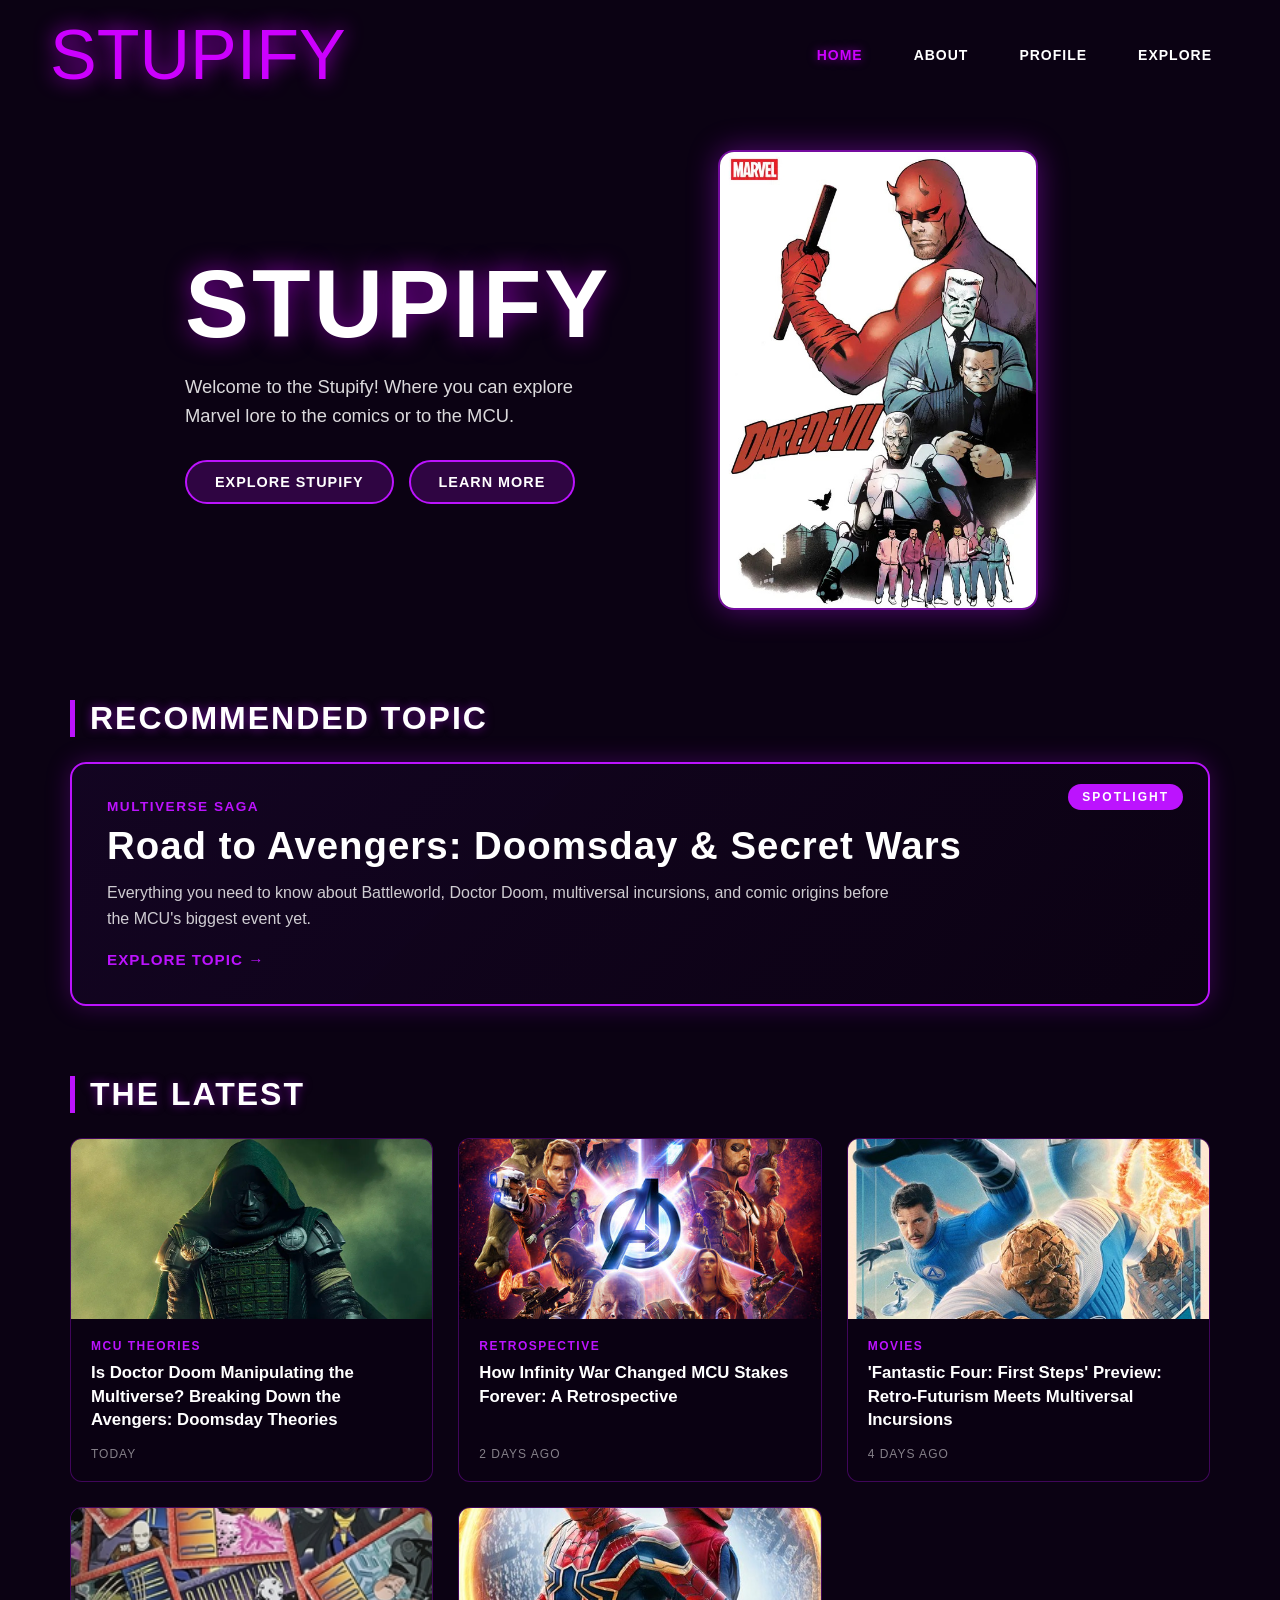
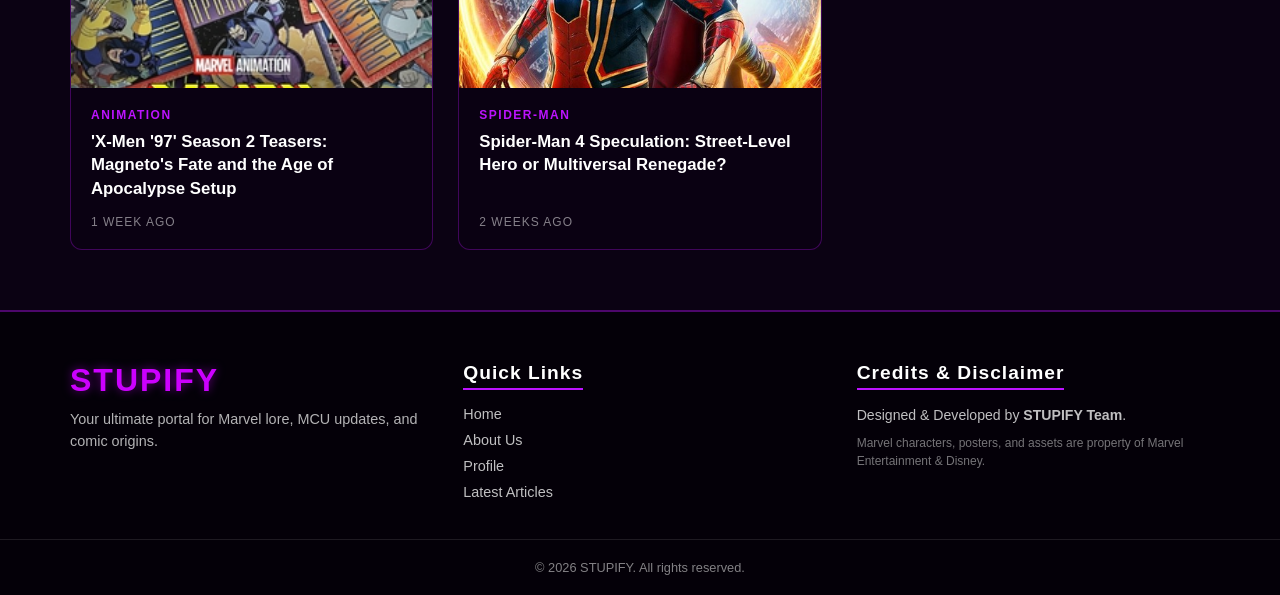
<file: index.html>
<!DOCTYPE html>
<html lang="en">
<head>
    <meta charset="UTF-8">
    <meta name="viewport" content="width=device-width, initial-scale=1.0">
    <title>WELCOME TO STUPIFY</title>
    <link rel="stylesheet" href="index.css">
</head>
<body>
    <div class="main">
        <header class="navbar">
            <a href="index.html" class="logo">STUPIFY</a>
            
            <!-- Mobile Menu Toggle Button -->
            <button class="menu-toggle" id="menuToggle" aria-label="Toggle Navigation">
                ☰
            </button>

            <!-- Navigation Links -->
            <nav class="menu" id="navMenu">
                <ul>
                    <li><a href="index.html" class="active">HOME</a></li>
                    <li><a href="about.html">ABOUT</a></li>
                    <li><a href="profile.html">PROFILE</a></li>
                    <li><a href="#latest">EXPLORE</a></li>
                </ul>
            </nav>
        </header>

        <!-- HERO SECTION -->
        <main class="content-wrapper">
            <div class="content-left">
                <h1 class="title">STUPIFY</h1>
                <p class="subtitle">Welcome to the Stupify! Where you can explore Marvel lore to the comics or to the MCU.</p>
                <div class="button-container">
                    <a href="#latest" class="btn">EXPLORE STUPIFY</a>
                    <a href="about.html" class="btn">LEARN MORE</a>
                </div>
            </div>

            <div class="content-right">
                <div class="carousel-container">
                    <div class="carousel-track">
                        <div class="slide">
                            <img src="hp/DD.jpg" alt="Movie Poster 1">
                        </div>
                        <div class="slide">
                            <img src="hp/AIW.jpg" alt="Movie Poster 2">
                        </div>
                        <div class="slide">
                            <img src="hp/AEG.jpg" alt="Movie Poster 3">
                        </div>
                        <div class="slide">
                            <img src="hp/F4.jpg" alt="Movie Poster 4">
                        </div>
                        <div class="slide">
                            <img src="hp/NWH.jpg" alt="Movie Poster 5">
                        </div>
                        <div class="slide">
                            <img src="hp/XM97.jpg" alt="Movie Poster 6">
                        </div>
                        <div class="slide">
                            <img src="hp/MOM.jpg" alt="Movie Poster 7">
                        </div>
                        <div class="slide">
                            <img src="hp/CA.jpg" alt="Movie Poster 8">
                        </div>
                        <div class="slide">
                            <img src="hp/DD.jpg" alt="Movie Poster 1 Loop">
                        </div>
                    </div>
                </div>
            </div>
        </main>

        <section class="featured-topic-wrapper">
            <h2 class="section-header">RECOMMENDED TOPIC</h2>
            
            <a href="doomsday-theories.html" class="featured-topic-card">
                <div class="featured-topic-badge">SPOTLIGHT</div>
                <div class="featured-topic-content">
                    <span class="featured-category">MULTIVERSE SAGA</span>
                    <h3 class="featured-title">Road to Avengers: Doomsday & Secret Wars</h3>
                    <p class="featured-description">
                        Everything you need to know about Battleworld, Doctor Doom, multiversal incursions, and comic origins before the MCU's biggest event yet.
                    </p>
                    <span class="featured-btn">EXPLORE TOPIC →</span>
                </div>
            </a>
        </section>

        <section class="explore-wrapper" id="latest">
            <h2 class="section-header">THE LATEST</h2>

            <div class="articles-list">
                
                <!-- ARTICLE 1 -->
                <a href="doomsday-theories.html" class="article-card">
                    <div class="article-thumb">
                        <img src="hp/DOOM.webp" alt="Avengers Doomsday Poster">
                    </div>
                    <div class="article-info">
                        <span class="category">MCU THEORIES</span>
                        <h3 class="article-headline">Is Doctor Doom Manipulating the Multiverse? Breaking Down the Avengers: Doomsday Theories</h3>
                        <span class="post-time">TODAY</span>
                    </div>
                </a>

                <!-- ARTICLE 2 -->
                <a href="infinity-war-retrospective.html" class="article-card">
                    <div class="article-thumb">
                        <img src="hp/AIW2.jpg" alt="Avengers Infinity War Poster">
                    </div>
                    <div class="article-info">
                        <span class="category">RETROSPECTIVE</span>
                        <h3 class="article-headline">How Infinity War Changed MCU Stakes Forever: A Retrospective</h3>
                        <span class="post-time">2 DAYS AGO</span>
                    </div>
                </a>

                <!-- ARTICLE 3 -->
                <a href="fantastic-four-preview.html" class="article-card">
                    <div class="article-thumb">
                        <img src="hp/FFFS.jpg" alt="Fantastic Four First Steps Poster">
                    </div>
                    <div class="article-info">
                        <span class="category">MOVIES</span>
                        <h3 class="article-headline">'Fantastic Four: First Steps' Preview: Retro-Futurism Meets Multiversal Incursions</h3>
                        <span class="post-time">4 DAYS AGO</span>
                    </div>
                </a>

                <!-- ARTICLE 4 -->
                <a href="xmen97-season2.html" class="article-card">
                    <div class="article-thumb">
                        <img src="hp/XM97S2.jpg" alt="X-Men 97 Poster">
                    </div>
                    <div class="article-info">
                        <span class="category">ANIMATION</span>
                        <h3 class="article-headline">'X-Men '97' Season 2 Teasers: Magneto's Fate and the Age of Apocalypse Setup</h3>
                        <span class="post-time">1 WEEK AGO</span>
                    </div>
                </a>

                <!-- ARTICLE 5 -->
                <a href="spider-man-4-speculation.html" class="article-card">
                    <div class="article-thumb">
                        <img src="hp/NWH.jpg" alt="Spider-Man No Way Home Poster">
                    </div>
                    <div class="article-info">
                        <span class="category">SPIDER-MAN</span>
                        <h3 class="article-headline">Spider-Man 4 Speculation: Street-Level Hero or Multiversal Renegade?</h3>
                        <span class="post-time">2 WEEKS AGO</span>
                    </div>
                </a>

            </div>
        </section>

        <!-- CREDIT FOOTER -->
        <footer class="footer">
            <div class="footer-container">
                <div class="footer-brand">
                    <h3 class="footer-logo">STUPIFY</h3>
                    <p class="footer-tagline">Your ultimate portal for Marvel lore, MCU updates, and comic origins.</p>
                </div>
                
                <div class="footer-links">
                    <h4>Quick Links</h4>
                    <ul>
                        <li><a href="index.html">Home</a></li>
                        <li><a href="about.html">About Us</a></li>
                        <li><a href="profile.html">Profile</a></li>
                        <li><a href="#latest">Latest Articles</a></li>
                    </ul>
                </div>

                <div class="footer-credits">
                    <h4>Credits & Disclaimer</h4>
                    <p>Designed & Developed by <strong>STUPIFY Team</strong>.</p>
                    <p class="disclaimer">Marvel characters, posters, and assets are property of Marvel Entertainment & Disney.</p>
                </div>
            </div>

            <div class="footer-bottom">
                <p>© 2026 STUPIFY. All rights reserved.</p>
            </div>
        </footer>
    </div>

    <script>
        const menuToggle = document.getElementById('menuToggle');
        const navMenu = document.getElementById('navMenu');

        menuToggle.addEventListener('click', () => {
            navMenu.classList.toggle('active');
        });
    </script>
</body>
</html>
</file>
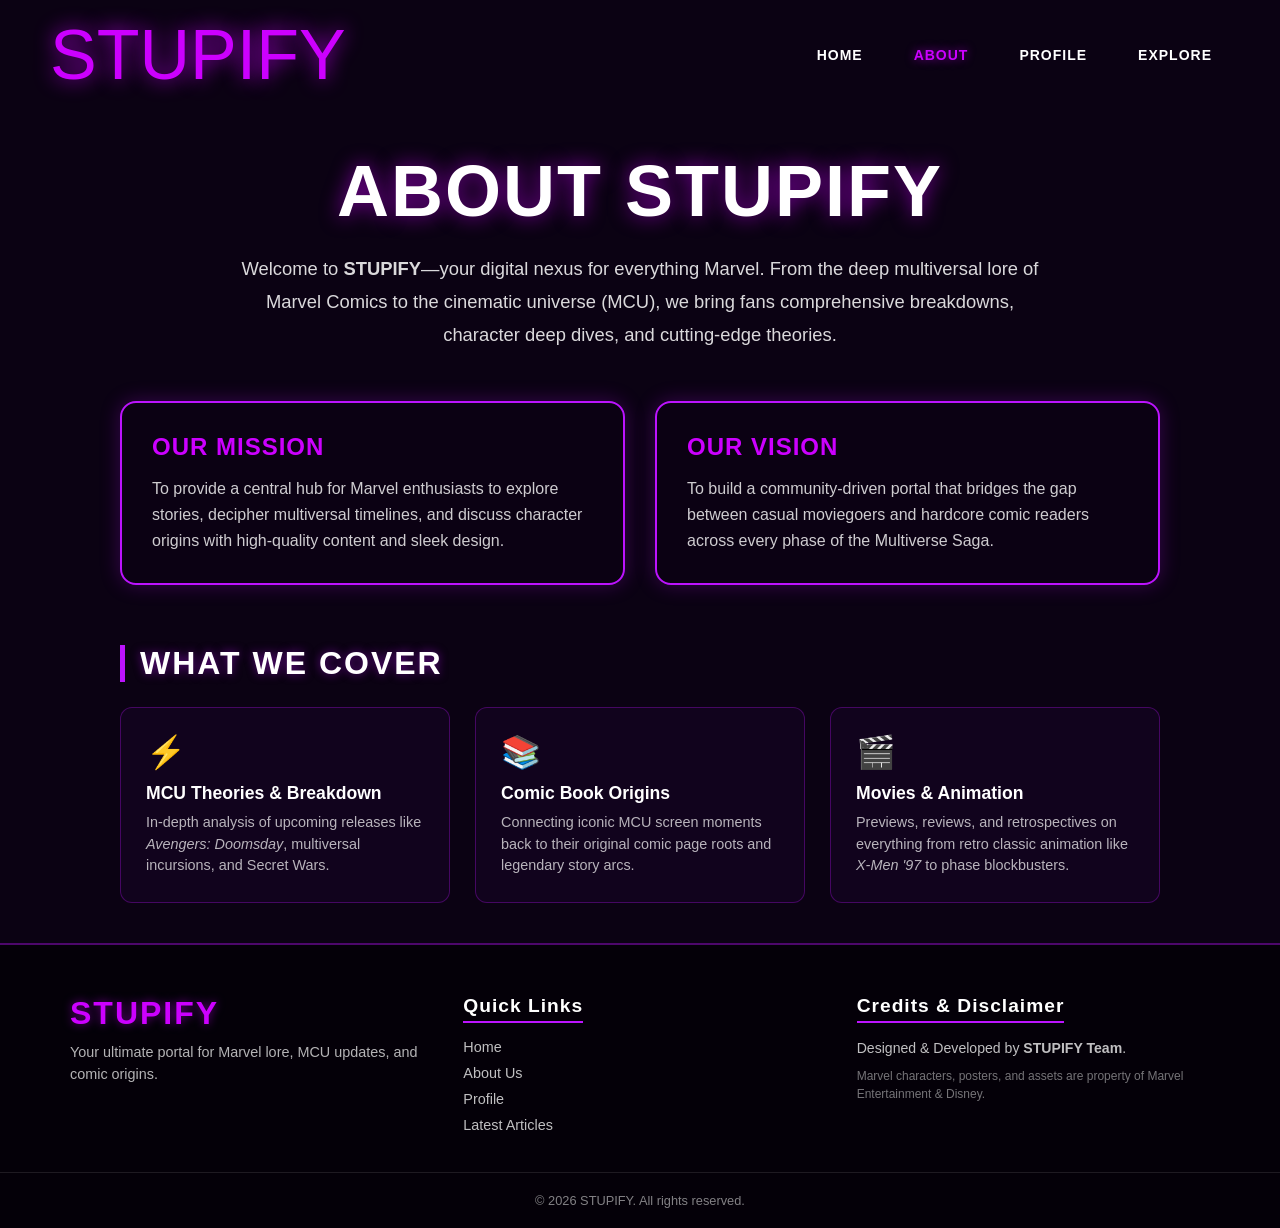
<file: about.html>
<!DOCTYPE html>
<html lang="en">
<head>
    <meta charset="UTF-8">
    <meta name="viewport" content="width=device-width, initial-scale=1.0">
    <title>ABOUT - STUPIFY</title>
    <link rel="stylesheet" href="index.css">
    <link rel="stylesheet" href="about.css">
</head>
<body>
    <div class="main">
        <!-- NAVBAR -->
        <header class="navbar">
            <a href="index.html" class="logo">STUPIFY</a>
            
            <button class="menu-toggle" id="menuToggle" aria-label="Toggle Navigation">
                ☰
            </button>

            <nav class="menu" id="navMenu">
                <ul>
                    <li><a href="index.html">HOME</a></li>
                    <li><a href="about.html" class="active">ABOUT</a></li>
                    <li><a href="profile.html">PROFILE</a></li>
                    <li><a href="index.html">EXPLORE</a></li>
                </ul>
            </nav>
        </header>

        <!-- ABOUT HERO -->
        <main class="page-container">
            <section class="about-hero">
                <h1 class="page-title">ABOUT STUPIFY</h1>
                <p class="about-intro">
                    Welcome to <strong>STUPIFY</strong>—your digital nexus for everything Marvel. From the deep multiversal lore of Marvel Comics to the cinematic universe (MCU), we bring fans comprehensive breakdowns, character deep dives, and cutting-edge theories.
                </p>
            </section>

            <!-- MISSION & VISION SECTION -->
            <section class="about-grid">
                <div class="about-card">
                    <h2>OUR MISSION</h2>
                    <p>To provide a central hub for Marvel enthusiasts to explore stories, decipher multiversal timelines, and discuss character origins with high-quality content and sleek design.</p>
                </div>
                <div class="about-card">
                    <h2>OUR VISION</h2>
                    <p>To build a community-driven portal that bridges the gap between casual moviegoers and hardcore comic readers across every phase of the Multiverse Saga.</p>
                </div>
            </section>

            <!-- FEATURES / HIGHLIGHTS -->
            <section class="about-features">
                <h2 class="section-header">WHAT WE COVER</h2>
                <div class="features-list">
                    <div class="feature-item">
                        <span class="feature-icon">⚡</span>
                        <h3>MCU Theories & Breakdown</h3>
                        <p>In-depth analysis of upcoming releases like <em>Avengers: Doomsday</em>, multiversal incursions, and Secret Wars.</p>
                    </div>
                    <div class="feature-item">
                        <span class="feature-icon">📚</span>
                        <h3>Comic Book Origins</h3>
                        <p>Connecting iconic MCU screen moments back to their original comic page roots and legendary story arcs.</p>
                    </div>
                    <div class="feature-item">
                        <span class="feature-icon">🎬</span>
                        <h3>Movies & Animation</h3>
                        <p>Previews, reviews, and retrospectives on everything from retro classic animation like <em>X-Men '97</em> to phase blockbusters.</p>
                    </div>
                </div>
            </section>
        </main>

        <!-- FOOTER -->
        <footer class="footer">
            <div class="footer-container">
                <div class="footer-brand">
                    <h3 class="footer-logo">STUPIFY</h3>
                    <p class="footer-tagline">Your ultimate portal for Marvel lore, MCU updates, and comic origins.</p>
                </div>
                
                <div class="footer-links">
                    <h4>Quick Links</h4>
                    <ul>
                        <li><a href="index.html">Home</a></li>
                        <li><a href="about.html">About Us</a></li>
                        <li><a href="profile.html">Profile</a></li>
                        <li><a href="index.html">Latest Articles</a></li>
                    </ul>
                </div>

                <div class="footer-credits">
                    <h4>Credits & Disclaimer</h4>
                    <p>Designed & Developed by <strong>STUPIFY Team</strong>.</p>
                    <p class="disclaimer">Marvel characters, posters, and assets are property of Marvel Entertainment & Disney.</p>
                </div>
            </div>

            <div class="footer-bottom">
                <p>© 2026 STUPIFY. All rights reserved.</p>
            </div>
        </footer>
    </div>

    <script>
        const menuToggle = document.getElementById('menuToggle');
        const navMenu = document.getElementById('navMenu');

        menuToggle.addEventListener('click', () => {
            navMenu.classList.toggle('active');
        });
    </script>
</body>
</html>
</file>
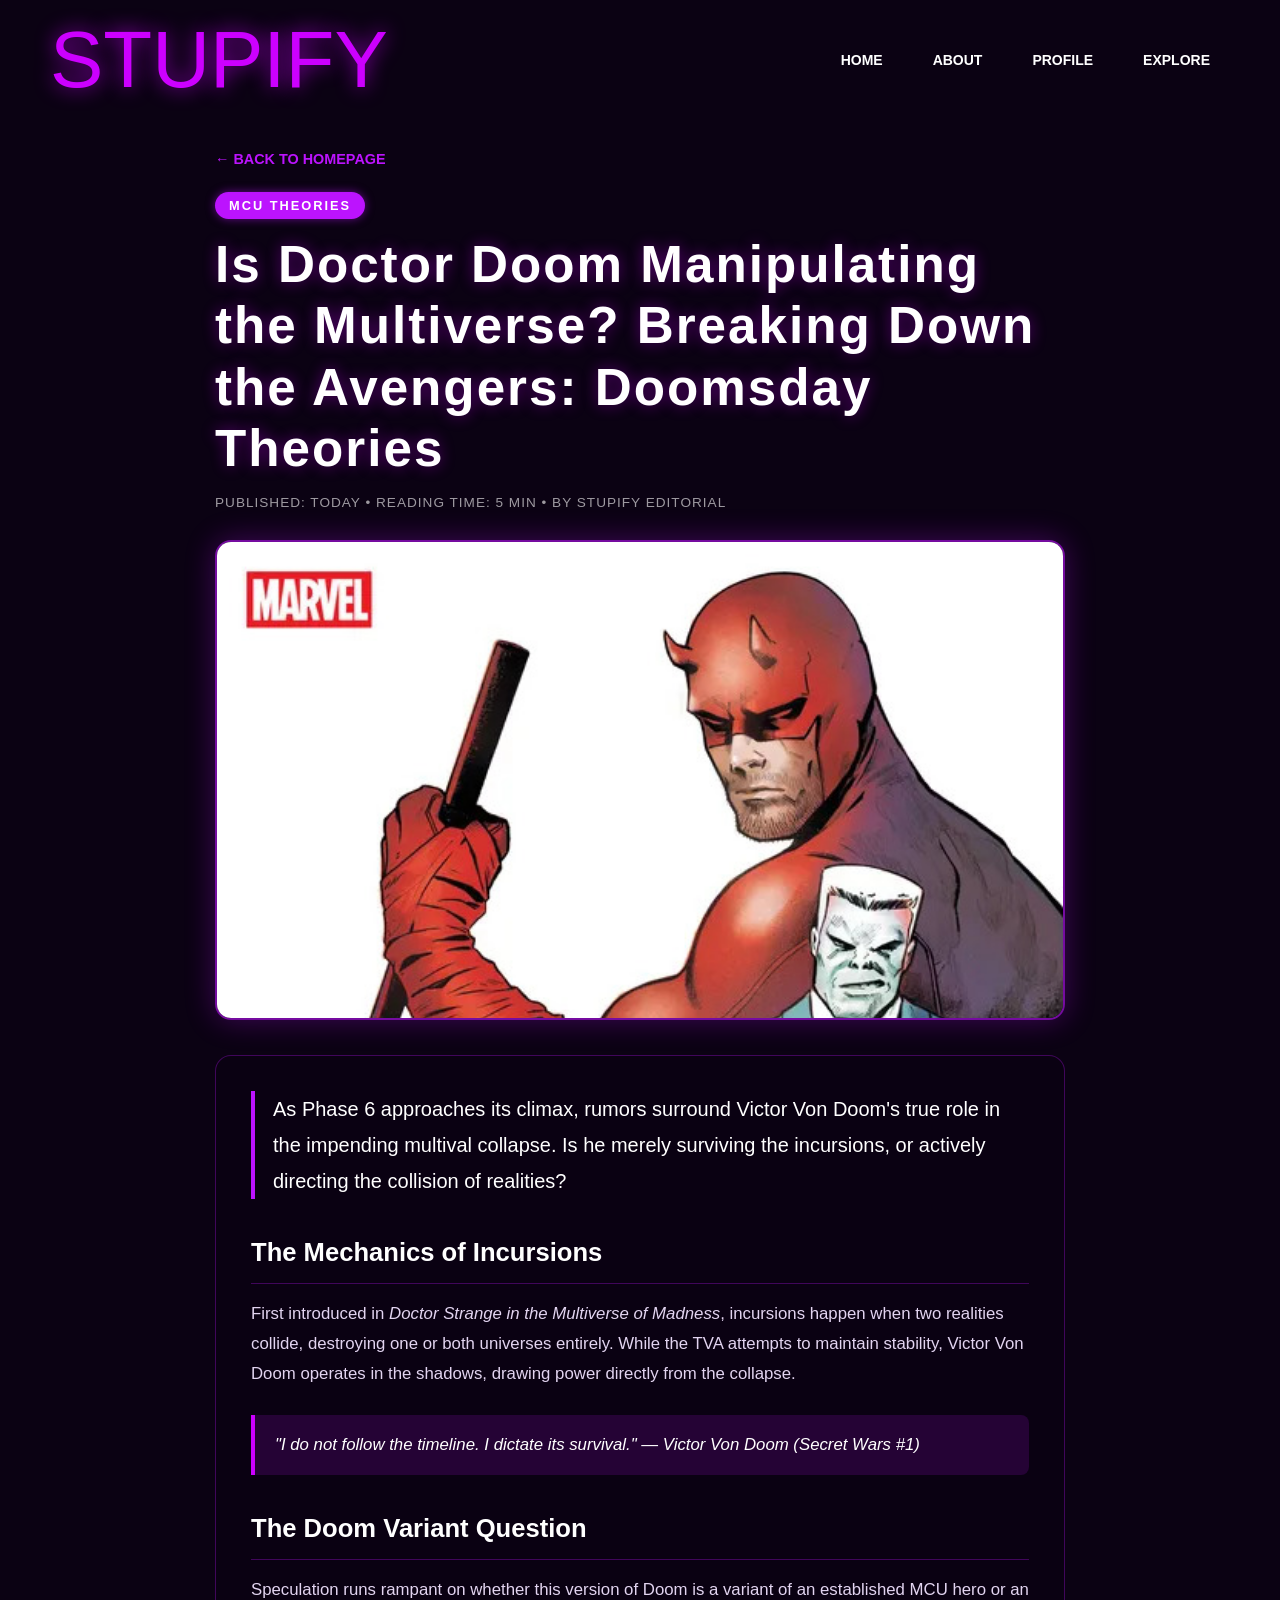
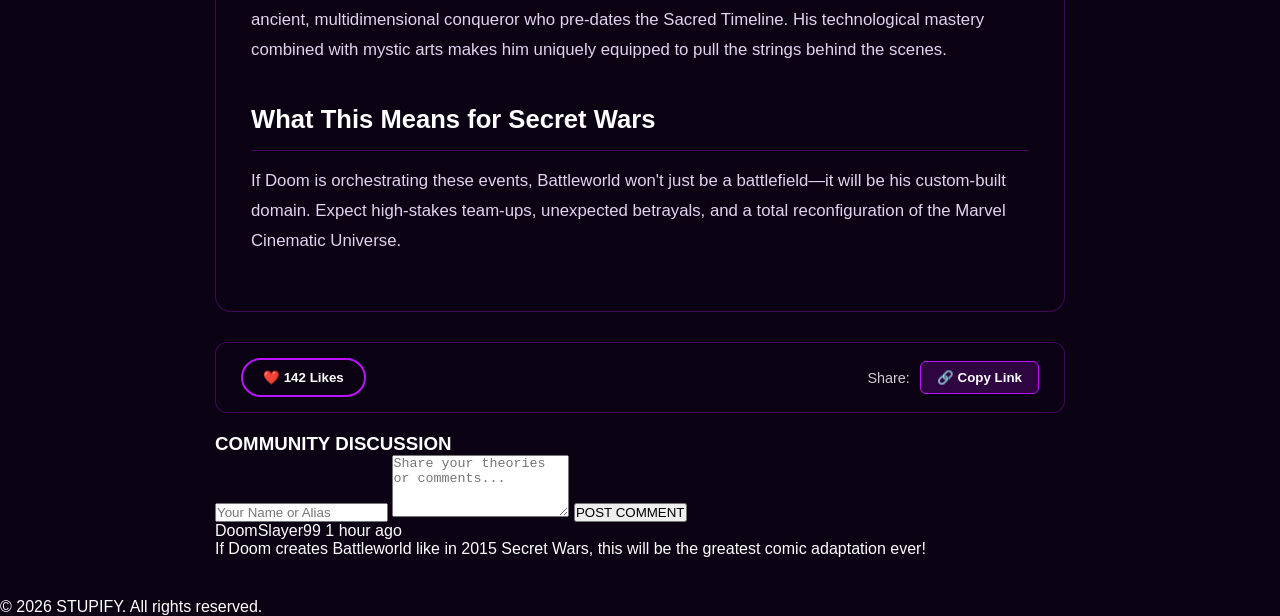
<file: doomsday-theories.html>
<!DOCTYPE html>
<html lang="en">
<head>
    <meta charset="UTF-8">
    <meta name="viewport" content="width=device-width, initial-scale=1.0">
    <title>Is Doctor Doom Manipulating the Multiverse? | STUPIFY</title>
    <link rel="stylesheet" href="blog.css">
</head>
<body>
    <div class="main">
        <header class="navbar">
            <a href="index.html" class="logo">STUPIFY</a>
            <button class="menu-toggle" id="menuToggle" aria-label="Toggle Navigation">☰</button>
            <nav class="menu" id="navMenu">
                <ul>
                    <li><a href="index.html">HOME</a></li>
                    <li><a href="about.html">ABOUT</a></li>
                    <li><a href="profile.html">PROFILE</a></li>
                    <li><a href="index.html#latest">EXPLORE</a></li>
                </ul>
            </nav>
        </header>

        <main class="article-container">
            <a href="index.html#latest" class="back-link">← BACK TO HOMEPAGE</a>

            <header class="article-header">
                <span class="category-badge">MCU THEORIES</span>
                <h1 class="article-title">Is Doctor Doom Manipulating the Multiverse? Breaking Down the Avengers: Doomsday Theories</h1>
                <div class="article-meta">
                    <span>Published: Today</span> • <span>Reading Time: 5 min</span> • <span>By Stupify Editorial</span>
                </div>
            </header>

            <div class="article-hero-image">
                <img src="hp/DD.jpg" alt="Avengers Doomsday Poster">
            </div>

            <article class="article-body">
                <p class="lead">
                    As Phase 6 approaches its climax, rumors surround Victor Von Doom's true role in the impending multival collapse. Is he merely surviving the incursions, or actively directing the collision of realities?
                </p>

                <h2>The Mechanics of Incursions</h2>
                <p>
                    First introduced in <em>Doctor Strange in the Multiverse of Madness</em>, incursions happen when two realities collide, destroying one or both universes entirely. While the TVA attempts to maintain stability, Victor Von Doom operates in the shadows, drawing power directly from the collapse.
                </p>

                <blockquote>
                    "I do not follow the timeline. I dictate its survival." — Victor Von Doom (Secret Wars #1)
                </blockquote>

                <h2>The Doom Variant Question</h2>
                <p>
                    Speculation runs rampant on whether this version of Doom is a variant of an established MCU hero or an ancient, multidimensional conqueror who pre-dates the Sacred Timeline. His technological mastery combined with mystic arts makes him uniquely equipped to pull the strings behind the scenes.
                </p>

                <h2>What This Means for Secret Wars</h2>
                <p>
                    If Doom is orchestrating these events, Battleworld won't just be a battlefield—it will be his custom-built domain. Expect high-stakes team-ups, unexpected betrayals, and a total reconfiguration of the Marvel Cinematic Universe.
                </p>
            </article>

            <!-- Social Share & Reactions -->
            <div class="article-actions">
                <button class="like-btn" id="likeBtn">❤️ <span id="likeCount">142</span> Likes</button>
                <div class="share-buttons">
                    <span>Share:</span>
                    <button class="share-btn" onclick="copyURL()">🔗 Copy Link</button>
                </div>
            </div>

            <!-- Comments Section -->
            <section class="comments-section">
                <h3 class="section-header">COMMUNITY DISCUSSION</h3>
                <form class="comment-form" id="commentForm">
                    <input type="text" id="commenterName" placeholder="Your Name or Alias" required>
                    <textarea id="commentText" rows="4" placeholder="Share your theories or comments..." required></textarea>
                    <button type="submit" class="btn">POST COMMENT</button>
                </form>

                <div class="comments-list" id="commentsList">
                    <div class="comment-card">
                        <div class="comment-header">
                            <span class="comment-author">DoomSlayer99</span>
                            <span class="comment-time">1 hour ago</span>
                        </div>
                        <p class="comment-content">If Doom creates Battleworld like in 2015 Secret Wars, this will be the greatest comic adaptation ever!</p>
                    </div>
                </div>
            </section>
        </main>

        <footer class="footer">
            <p>© 2026 STUPIFY. All rights reserved.</p>
        </footer>
    </div>

    <script src="blog.js"></script>
</body>
</html>
</file>
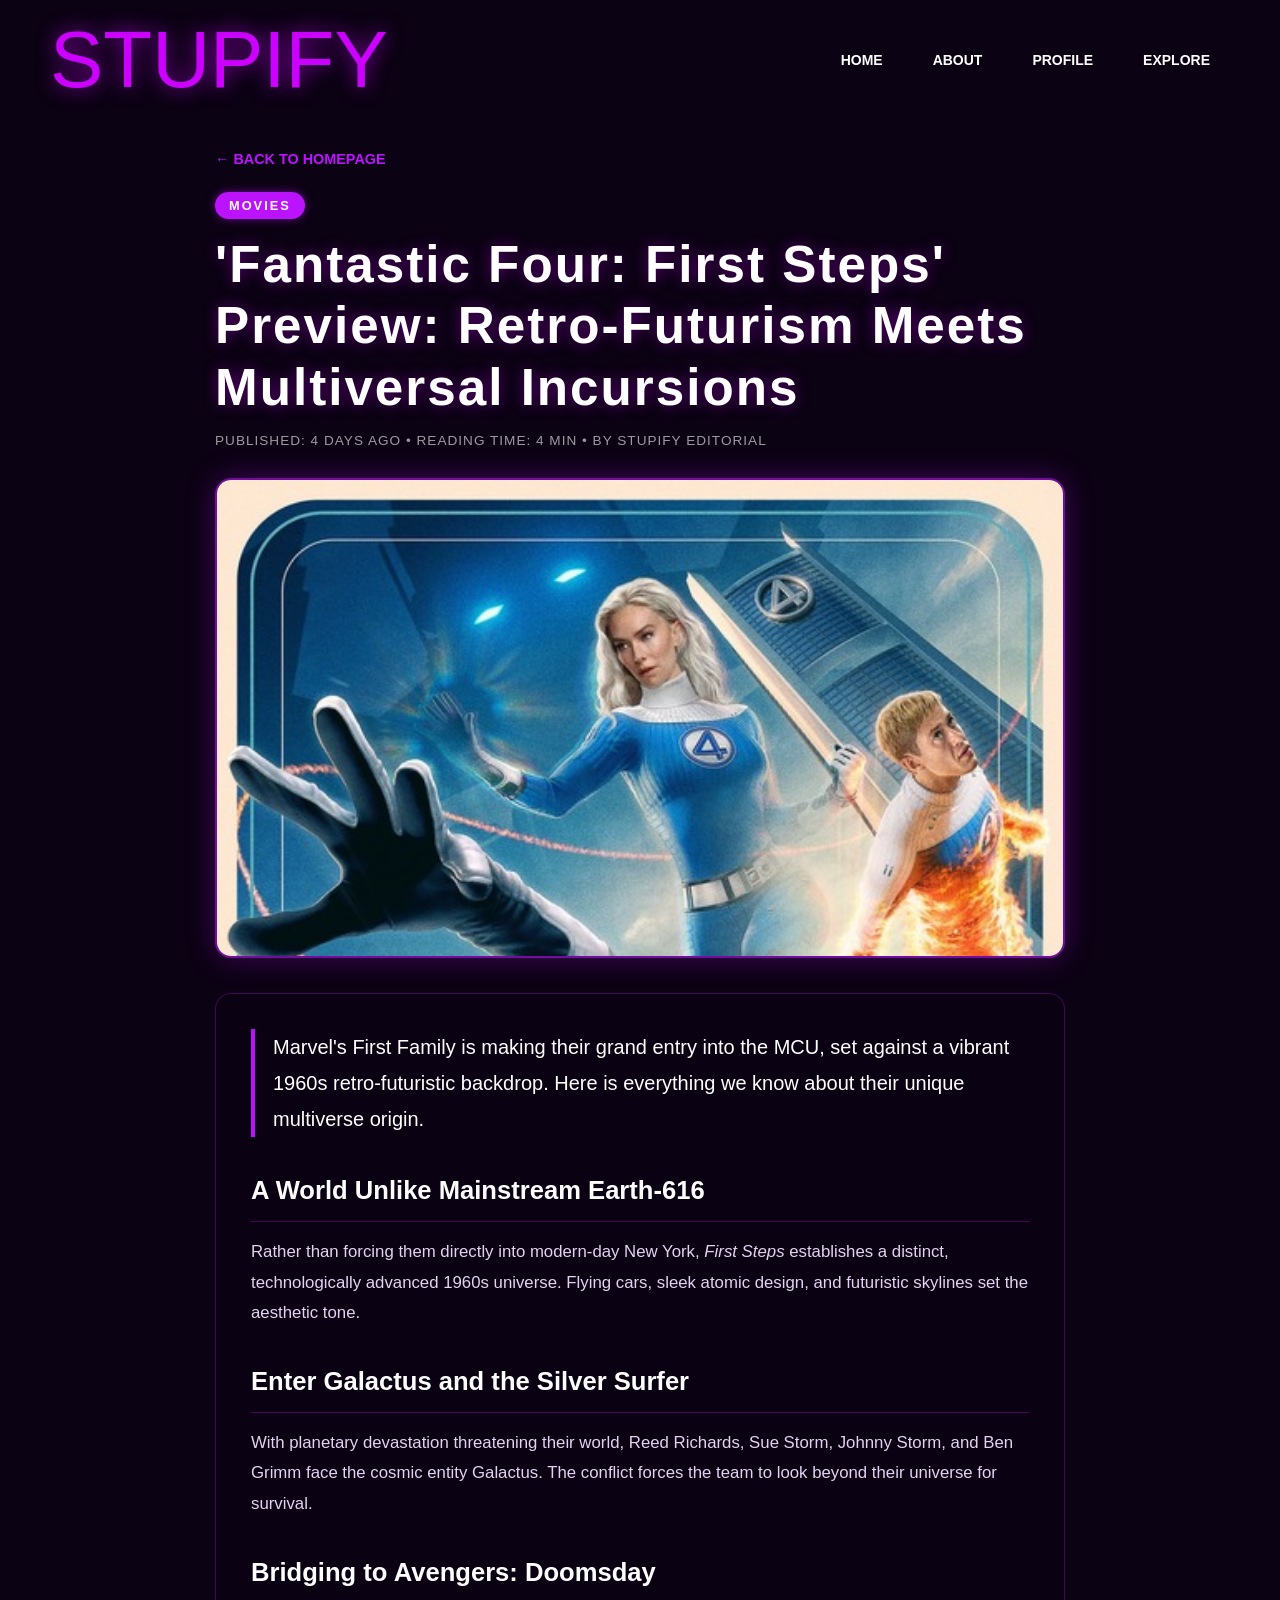
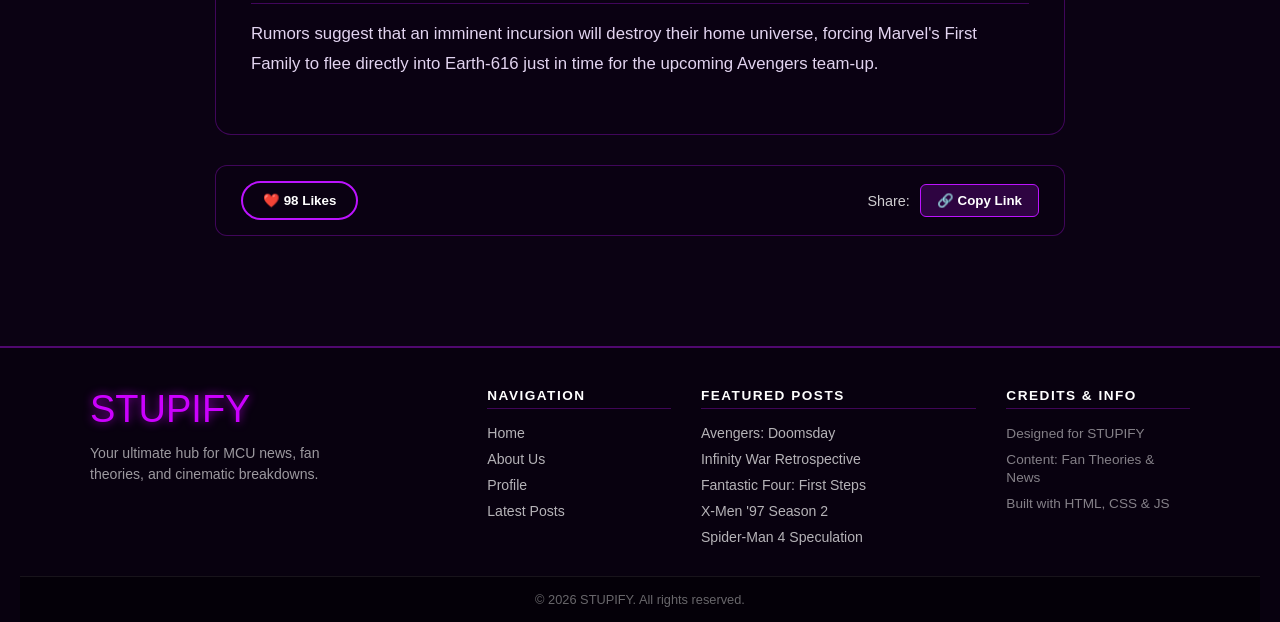
<file: fantastic-four-preview.html>
<!DOCTYPE html>
<html lang="en">
<head>
    <meta charset="UTF-8">
    <meta name="viewport" content="width=device-width, initial-scale=1.0">
    <title>'Fantastic Four: First Steps' Preview | STUPIFY</title>
    <link rel="stylesheet" href="blog.css">
</head>
<body>
    <div class="main">
        <header class="navbar">
            <a href="index.html" class="logo">STUPIFY</a>
            <button class="menu-toggle" id="menuToggle" aria-label="Toggle Navigation">☰</button>
            <nav class="menu" id="navMenu">
                <ul>
                    <li><a href="index.html">HOME</a></li>
                    <li><a href="about.html">ABOUT</a></li>
                    <li><a href="profile.html">PROFILE</a></li>
                    <li><a href="index.html#latest">EXPLORE</a></li>
                </ul>
            </nav>
        </header>

        <main class="article-container">
            <a href="index.html#latest" class="back-link">← BACK TO HOMEPAGE</a>

            <header class="article-header">
                <span class="category-badge">MOVIES</span>
                <h1 class="article-title">'Fantastic Four: First Steps' Preview: Retro-Futurism Meets Multiversal Incursions</h1>
                <div class="article-meta">
                    <span>Published: 4 Days Ago</span> • <span>Reading Time: 4 min</span> • <span>By Stupify Editorial</span>
                </div>
            </header>

            <div class="article-hero-image">
                <img src="hp/FFFS.jpg" alt="Fantastic Four First Steps Poster">
            </div>

            <article class="article-body">
                <p class="lead">
                    Marvel's First Family is making their grand entry into the MCU, set against a vibrant 1960s retro-futuristic backdrop. Here is everything we know about their unique multiverse origin.
                </p>

                <h2>A World Unlike Mainstream Earth-616</h2>
                <p>
                    Rather than forcing them directly into modern-day New York, <em>First Steps</em> establishes a distinct, technologically advanced 1960s universe. Flying cars, sleek atomic design, and futuristic skylines set the aesthetic tone.
                </p>

                <h2>Enter Galactus and the Silver Surfer</h2>
                <p>
                    With planetary devastation threatening their world, Reed Richards, Sue Storm, Johnny Storm, and Ben Grimm face the cosmic entity Galactus. The conflict forces the team to look beyond their universe for survival.
                </p>

                <h2>Bridging to Avengers: Doomsday</h2>
                <p>
                    Rumors suggest that an imminent incursion will destroy their home universe, forcing Marvel's First Family to flee directly into Earth-616 just in time for the upcoming Avengers team-up.
                </p>
            </article>

            <div class="article-actions">
                <button class="like-btn" id="likeBtn">❤️ <span id="likeCount">98</span> Likes</button>
                <div class="share-buttons">
                    <span>Share:</span>
                    <button class="share-btn" onclick="copyURL()">🔗 Copy Link</button>
                </div>
            </div>
        </main>

        <footer class="site-footer">
            <div class="footer-container">
                <div class="footer-brand">
                    <a href="index.html" class="footer-logo">STUPIFY</a>
                    <p class="footer-tagline">Your ultimate hub for MCU news, fan theories, and cinematic breakdowns.</p>
                </div>

                <div class="footer-column">
                    <h4>NAVIGATION</h4>
                    <ul>
                        <li><a href="index.html">Home</a></li>
                        <li><a href="about.html">About Us</a></li>
                        <li><a href="profile.html">Profile</a></li>
                        <li><a href="index.html#latest">Latest Posts</a></li>
                    </ul>
                </div>

                <div class="footer-column">
                    <h4>FEATURED POSTS</h4>
                    <ul>
                        <li><a href="doomsday-theories.html">Avengers: Doomsday</a></li>
                        <li><a href="infinity-war-retrospective.html">Infinity War Retrospective</a></li>
                        <li><a href="fantastic-four-preview.html">Fantastic Four: First Steps</a></li>
                        <li><a href="xmen97-season2.html">X-Men '97 Season 2</a></li>
                        <li><a href="spider-man-4-speculation.html">Spider-Man 4 Speculation</a></li>
                    </ul>
                </div>

                <div class="footer-column">
                    <h4>CREDITS & INFO</h4>
                    <ul>
                        <li><span>Designed for STUPIFY</span></li>
                        <li><span>Content: Fan Theories & News</span></li>
                        <li><span>Built with HTML, CSS & JS</span></li>
                    </ul>
                </div>
            </div>

            <div class="footer-bottom">
                <p>© 2026 STUPIFY. All rights reserved.</p>
            </div>
        </footer>
    </div>

    <script src="blog.js"></script>
</body>
</html>
</file>
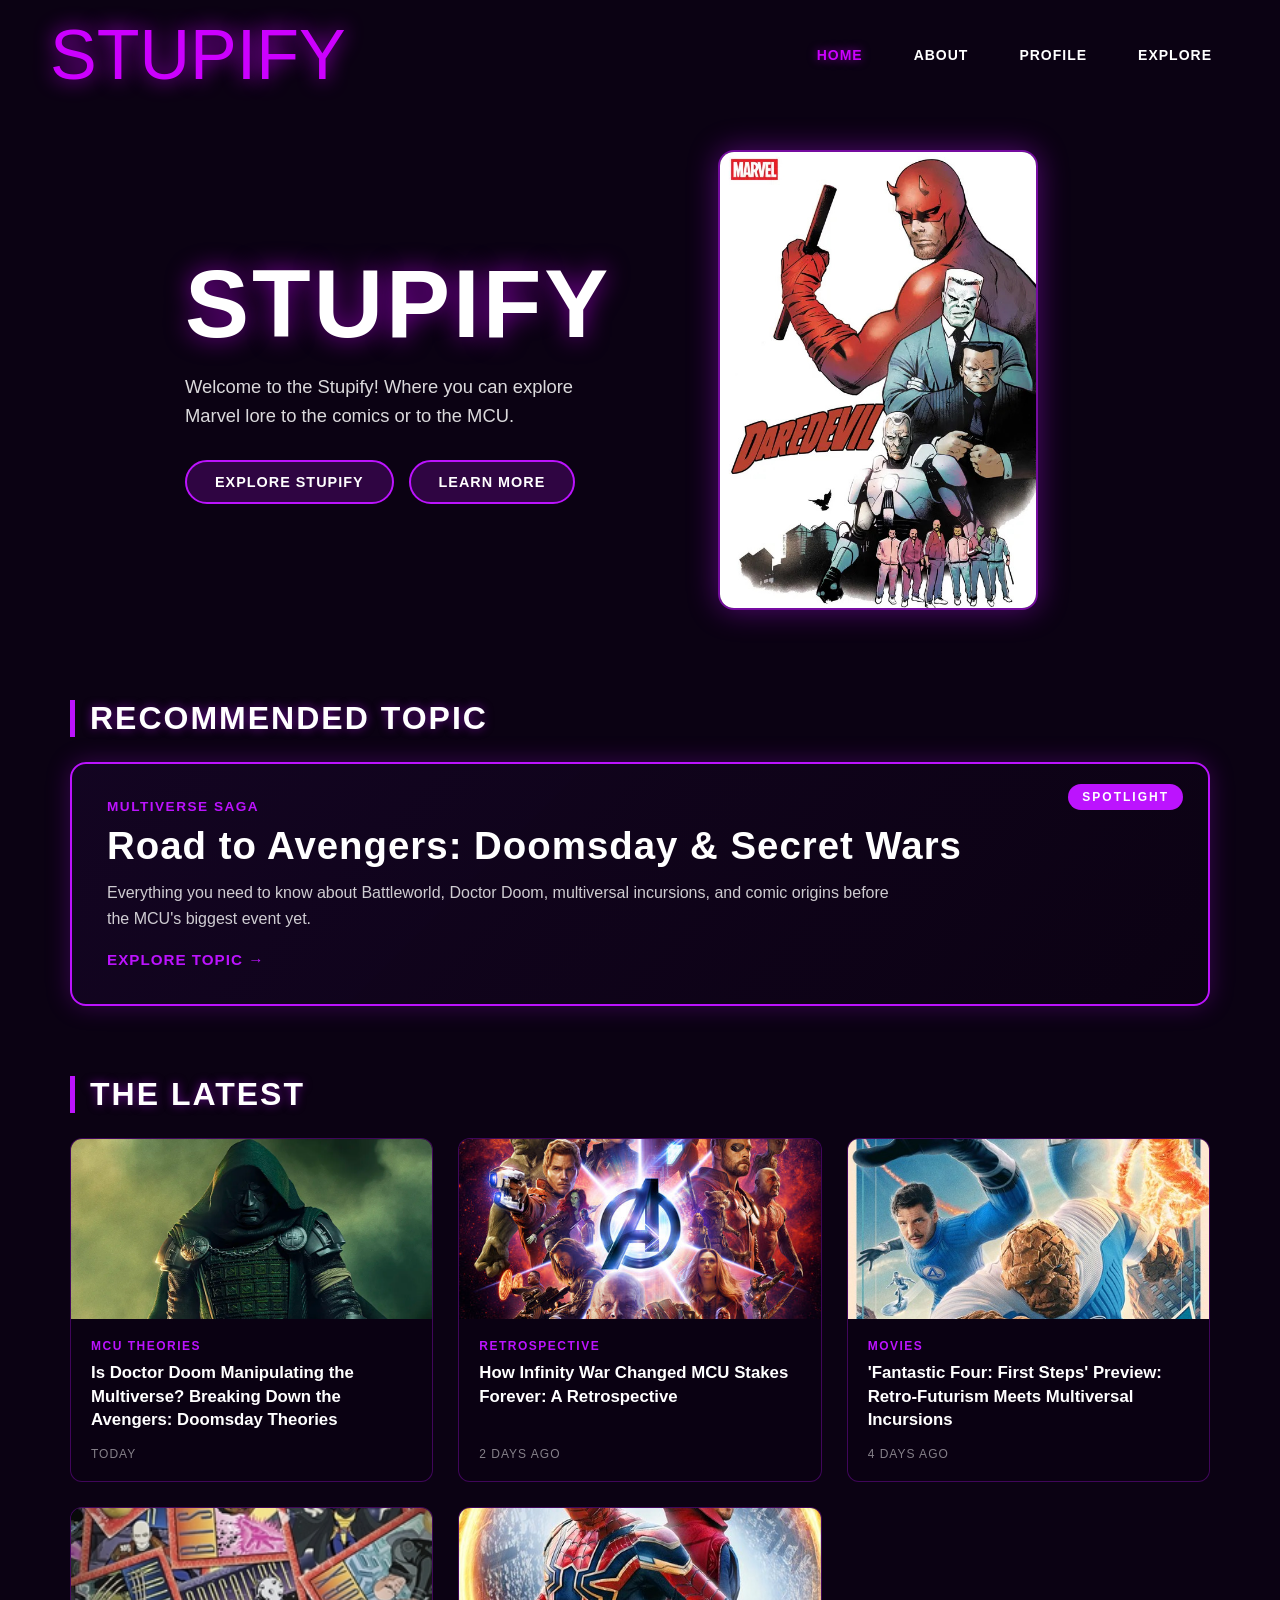
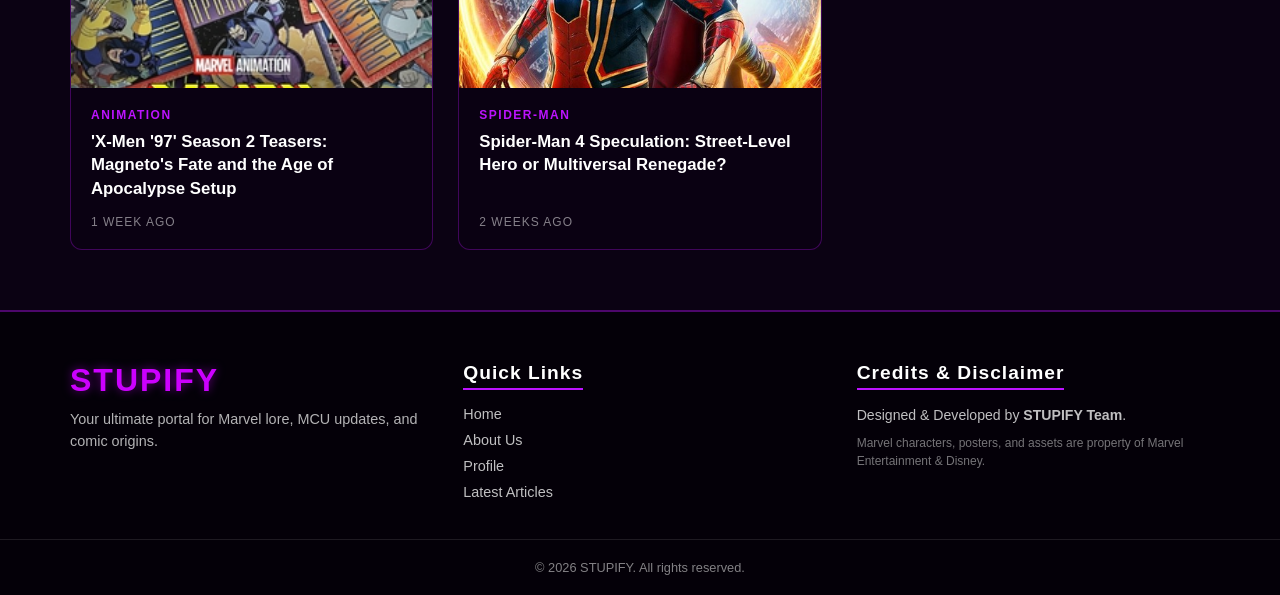
<file: homepage.html>
<!DOCTYPE html>
<html lang="en">
<head>
    <meta charset="UTF-8">
    <meta name="viewport" content="width=device-width, initial-scale=1.0">
    <title>WELCOME TO STUPIFY</title>
    <link rel="stylesheet" href="index.css">
</head>
<body>
    <div class="main">
        <header class="navbar">
            <a href="homepage.html" class="logo">STUPIFY</a>
            
            <!-- Mobile Menu Toggle Button -->
            <button class="menu-toggle" id="menuToggle" aria-label="Toggle Navigation">
                ☰
            </button>

            <!-- Navigation Links -->
            <nav class="menu" id="navMenu">
                <ul>
                    <li><a href="homepage.html" class="active">HOME</a></li>
                    <li><a href="about.html">ABOUT</a></li>
                    <li><a href="profile.html">PROFILE</a></li>
                    <li><a href="#latest">EXPLORE</a></li>
                </ul>
            </nav>
        </header>

        <!-- HERO SECTION -->
        <main class="content-wrapper">
            <div class="content-left">
                <h1 class="title">STUPIFY</h1>
                <p class="subtitle">Welcome to the Stupify! Where you can explore Marvel lore to the comics or to the MCU.</p>
                <div class="button-container">
                    <a href="#latest" class="btn">EXPLORE STUPIFY</a>
                    <a href="about.html" class="btn">LEARN MORE</a>
                </div>
            </div>

            <div class="content-right">
                <div class="carousel-container">
                    <div class="carousel-track">
                        <div class="slide">
                            <img src="hp/DD.jpg" alt="Movie Poster 1">
                        </div>
                        <div class="slide">
                            <img src="hp/AIW.jpg" alt="Movie Poster 2">
                        </div>
                        <div class="slide">
                            <img src="hp/AEG.jpg" alt="Movie Poster 3">
                        </div>
                        <div class="slide">
                            <img src="hp/F4.jpg" alt="Movie Poster 4">
                        </div>
                        <div class="slide">
                            <img src="hp/NWH.jpg" alt="Movie Poster 5">
                        </div>
                        <div class="slide">
                            <img src="hp/XM97.jpg" alt="Movie Poster 6">
                        </div>
                        <div class="slide">
                            <img src="hp/MOM.jpg" alt="Movie Poster 7">
                        </div>
                        <div class="slide">
                            <img src="hp/CA.jpg" alt="Movie Poster 8">
                        </div>
                        <div class="slide">
                            <img src="hp/DD.jpg" alt="Movie Poster 1 Loop">
                        </div>
                    </div>
                </div>
            </div>
        </main>

        <section class="featured-topic-wrapper">
            <h2 class="section-header">RECOMMENDED TOPIC</h2>
            
            <a href="doomsday-theories.html" class="featured-topic-card">
                <div class="featured-topic-badge">SPOTLIGHT</div>
                <div class="featured-topic-content">
                    <span class="featured-category">MULTIVERSE SAGA</span>
                    <h3 class="featured-title">Road to Avengers: Doomsday & Secret Wars</h3>
                    <p class="featured-description">
                        Everything you need to know about Battleworld, Doctor Doom, multiversal incursions, and comic origins before the MCU's biggest event yet.
                    </p>
                    <span class="featured-btn">EXPLORE TOPIC →</span>
                </div>
            </a>
        </section>

        <section class="explore-wrapper" id="latest">
            <h2 class="section-header">THE LATEST</h2>

            <div class="articles-list">
                
                <!-- ARTICLE 1 -->
                <a href="doomsday-theories.html" class="article-card">
                    <div class="article-thumb">
                        <img src="hp/DOOM.webp" alt="Avengers Doomsday Poster">
                    </div>
                    <div class="article-info">
                        <span class="category">MCU THEORIES</span>
                        <h3 class="article-headline">Is Doctor Doom Manipulating the Multiverse? Breaking Down the Avengers: Doomsday Theories</h3>
                        <span class="post-time">TODAY</span>
                    </div>
                </a>

                <!-- ARTICLE 2 -->
                <a href="infinity-war-retrospective.html" class="article-card">
                    <div class="article-thumb">
                        <img src="hp/AIW2.jpg" alt="Avengers Infinity War Poster">
                    </div>
                    <div class="article-info">
                        <span class="category">RETROSPECTIVE</span>
                        <h3 class="article-headline">How Infinity War Changed MCU Stakes Forever: A Retrospective</h3>
                        <span class="post-time">2 DAYS AGO</span>
                    </div>
                </a>

                <!-- ARTICLE 3 -->
                <a href="fantastic-four-preview.html" class="article-card">
                    <div class="article-thumb">
                        <img src="hp/FFFS.jpg" alt="Fantastic Four First Steps Poster">
                    </div>
                    <div class="article-info">
                        <span class="category">MOVIES</span>
                        <h3 class="article-headline">'Fantastic Four: First Steps' Preview: Retro-Futurism Meets Multiversal Incursions</h3>
                        <span class="post-time">4 DAYS AGO</span>
                    </div>
                </a>

                <!-- ARTICLE 4 -->
                <a href="xmen97-season2.html" class="article-card">
                    <div class="article-thumb">
                        <img src="hp/XM97S2.jpg" alt="X-Men 97 Poster">
                    </div>
                    <div class="article-info">
                        <span class="category">ANIMATION</span>
                        <h3 class="article-headline">'X-Men '97' Season 2 Teasers: Magneto's Fate and the Age of Apocalypse Setup</h3>
                        <span class="post-time">1 WEEK AGO</span>
                    </div>
                </a>

                <!-- ARTICLE 5 -->
                <a href="spider-man-4-speculation.html" class="article-card">
                    <div class="article-thumb">
                        <img src="hp/NWH.jpg" alt="Spider-Man No Way Home Poster">
                    </div>
                    <div class="article-info">
                        <span class="category">SPIDER-MAN</span>
                        <h3 class="article-headline">Spider-Man 4 Speculation: Street-Level Hero or Multiversal Renegade?</h3>
                        <span class="post-time">2 WEEKS AGO</span>
                    </div>
                </a>

            </div>
        </section>

        <!-- CREDIT FOOTER -->
        <footer class="footer">
            <div class="footer-container">
                <div class="footer-brand">
                    <h3 class="footer-logo">STUPIFY</h3>
                    <p class="footer-tagline">Your ultimate portal for Marvel lore, MCU updates, and comic origins.</p>
                </div>
                
                <div class="footer-links">
                    <h4>Quick Links</h4>
                    <ul>
                        <li><a href="homepage.html">Home</a></li>
                        <li><a href="about.html">About Us</a></li>
                        <li><a href="profile.html">Profile</a></li>
                        <li><a href="#latest">Latest Articles</a></li>
                    </ul>
                </div>

                <div class="footer-credits">
                    <h4>Credits & Disclaimer</h4>
                    <p>Designed & Developed by <strong>STUPIFY Team</strong>.</p>
                    <p class="disclaimer">Marvel characters, posters, and assets are property of Marvel Entertainment & Disney.</p>
                </div>
            </div>

            <div class="footer-bottom">
                <p>© 2026 STUPIFY. All rights reserved.</p>
            </div>
        </footer>
    </div>

    <script>
        const menuToggle = document.getElementById('menuToggle');
        const navMenu = document.getElementById('navMenu');

        menuToggle.addEventListener('click', () => {
            navMenu.classList.toggle('active');
        });
    </script>
</body>
</html>
</file>
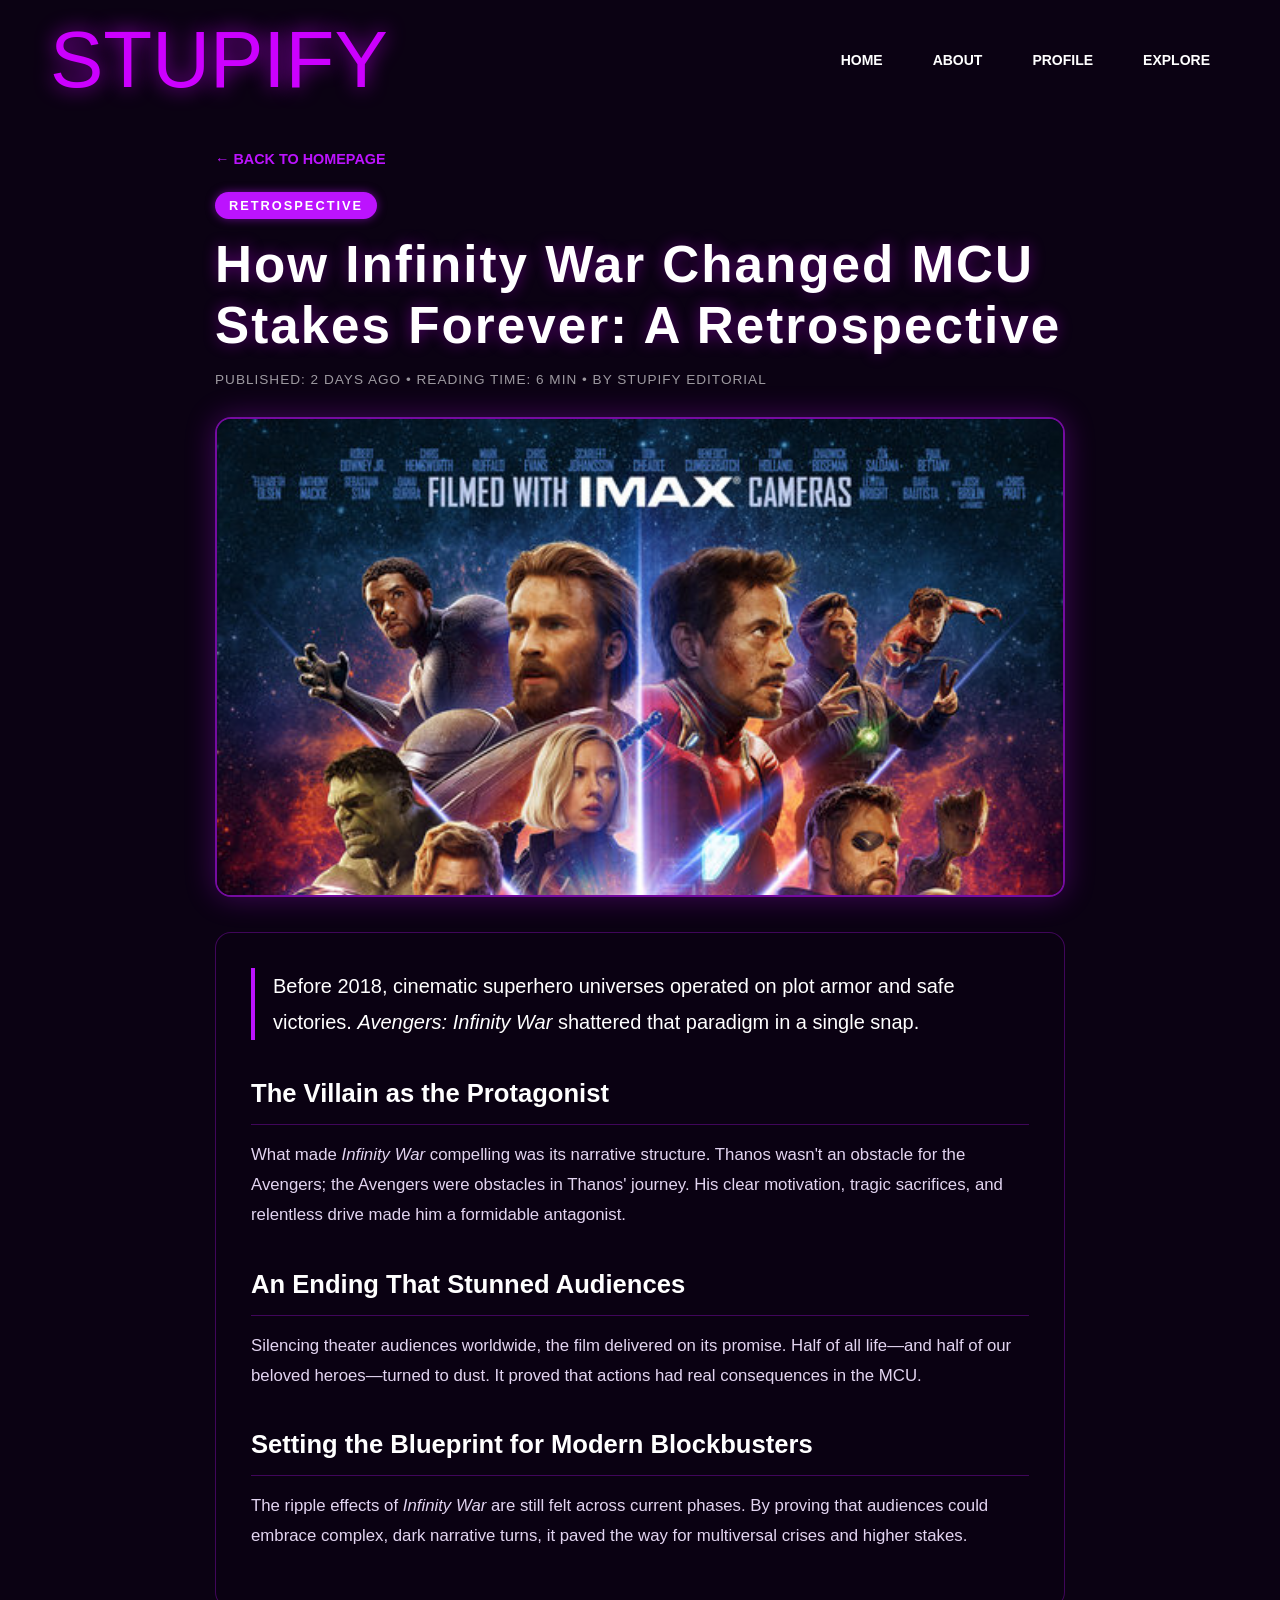
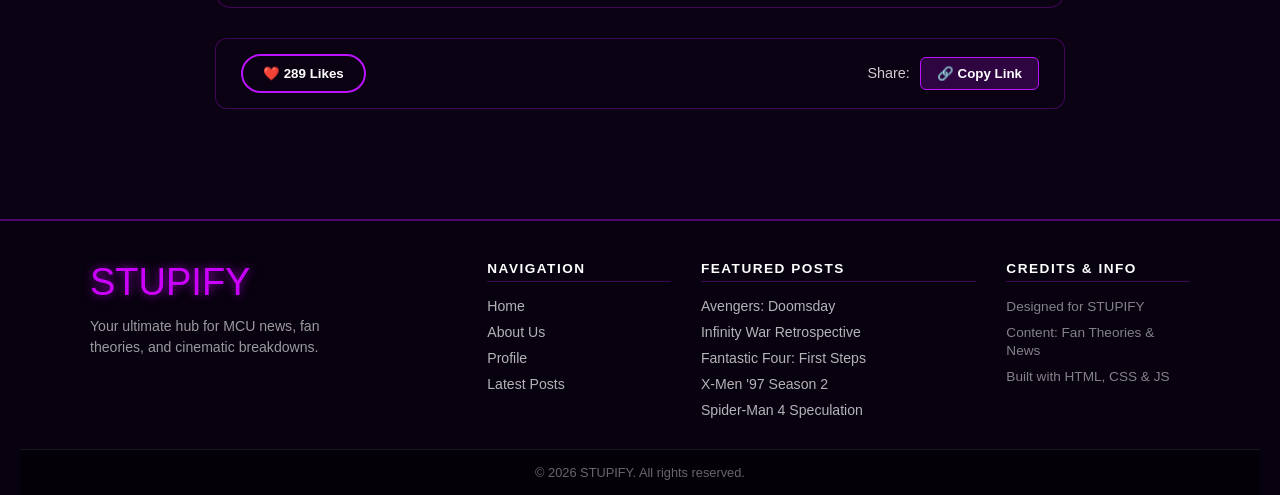
<file: infinity-war-retrospective.html>
<!DOCTYPE html>
<html lang="en">
<head>
    <meta charset="UTF-8">
    <meta name="viewport" content="width=device-width, initial-scale=1.0">
    <title>How Infinity War Changed MCU Stakes Forever | STUPIFY</title>
    <link rel="stylesheet" href="blog.css">
</head>
<body>
    <div class="main">
        <header class="navbar">
            <a href="index.html" class="logo">STUPIFY</a>
            <button class="menu-toggle" id="menuToggle" aria-label="Toggle Navigation">☰</button>
            <nav class="menu" id="navMenu">
                <ul>
                    <li><a href="index.html">HOME</a></li>
                    <li><a href="about.html">ABOUT</a></li>
                    <li><a href="profile.html">PROFILE</a></li>
                    <li><a href="index.html#latest">EXPLORE</a></li>
                </ul>
            </nav>
        </header>

        <main class="article-container">
            <a href="index.html#latest" class="back-link">← BACK TO HOMEPAGE</a>

            <header class="article-header">
                <span class="category-badge">RETROSPECTIVE</span>
                <h1 class="article-title">How Infinity War Changed MCU Stakes Forever: A Retrospective</h1>
                <div class="article-meta">
                    <span>Published: 2 Days Ago</span> • <span>Reading Time: 6 min</span> • <span>By Stupify Editorial</span>
                </div>
            </header>

            <div class="article-hero-image">
                <img src="hp/AIW2.jpg" alt="Avengers Infinity War Poster">
            </div>

            <article class="article-body">
                <p class="lead">
                    Before 2018, cinematic superhero universes operated on plot armor and safe victories. <em>Avengers: Infinity War</em> shattered that paradigm in a single snap.
                </p>

                <h2>The Villain as the Protagonist</h2>
                <p>
                    What made <em>Infinity War</em> compelling was its narrative structure. Thanos wasn't an obstacle for the Avengers; the Avengers were obstacles in Thanos' journey. His clear motivation, tragic sacrifices, and relentless drive made him a formidable antagonist.
                </p>

                <h2>An Ending That Stunned Audiences</h2>
                <p>
                    Silencing theater audiences worldwide, the film delivered on its promise. Half of all life—and half of our beloved heroes—turned to dust. It proved that actions had real consequences in the MCU.
                </p>

                <h2>Setting the Blueprint for Modern Blockbusters</h2>
                <p>
                    The ripple effects of <em>Infinity War</em> are still felt across current phases. By proving that audiences could embrace complex, dark narrative turns, it paved the way for multiversal crises and higher stakes.
                </p>
            </article>

            <div class="article-actions">
                <button class="like-btn" id="likeBtn">❤️ <span id="likeCount">289</span> Likes</button>
                <div class="share-buttons">
                    <span>Share:</span>
                    <button class="share-btn" onclick="copyURL()">🔗 Copy Link</button>
                </div>
            </div>
        </main>

        <footer class="site-footer">
            <div class="footer-container">
                <div class="footer-brand">
                    <a href="index.html" class="footer-logo">STUPIFY</a>
                    <p class="footer-tagline">Your ultimate hub for MCU news, fan theories, and cinematic breakdowns.</p>
                </div>

                <div class="footer-column">
                    <h4>NAVIGATION</h4>
                    <ul>
                        <li><a href="index.html">Home</a></li>
                        <li><a href="about.html">About Us</a></li>
                        <li><a href="profile.html">Profile</a></li>
                        <li><a href="index.html#latest">Latest Posts</a></li>
                    </ul>
                </div>

                <div class="footer-column">
                    <h4>FEATURED POSTS</h4>
                    <ul>
                        <li><a href="doomsday-theories.html">Avengers: Doomsday</a></li>
                        <li><a href="infinity-war-retrospective.html">Infinity War Retrospective</a></li>
                        <li><a href="fantastic-four-preview.html">Fantastic Four: First Steps</a></li>
                        <li><a href="xmen97-season2.html">X-Men '97 Season 2</a></li>
                        <li><a href="spider-man-4-speculation.html">Spider-Man 4 Speculation</a></li>
                    </ul>
                </div>

                <div class="footer-column">
                    <h4>CREDITS & INFO</h4>
                    <ul>
                        <li><span>Designed for STUPIFY</span></li>
                        <li><span>Content: Fan Theories & News</span></li>
                        <li><span>Built with HTML, CSS & JS</span></li>
                    </ul>
                </div>
            </div>

            <div class="footer-bottom">
                <p>© 2026 STUPIFY. All rights reserved.</p>
            </div>
        </footer>
    </div>

    <script src="blog.js"></script>
</body>
</html>
</file>
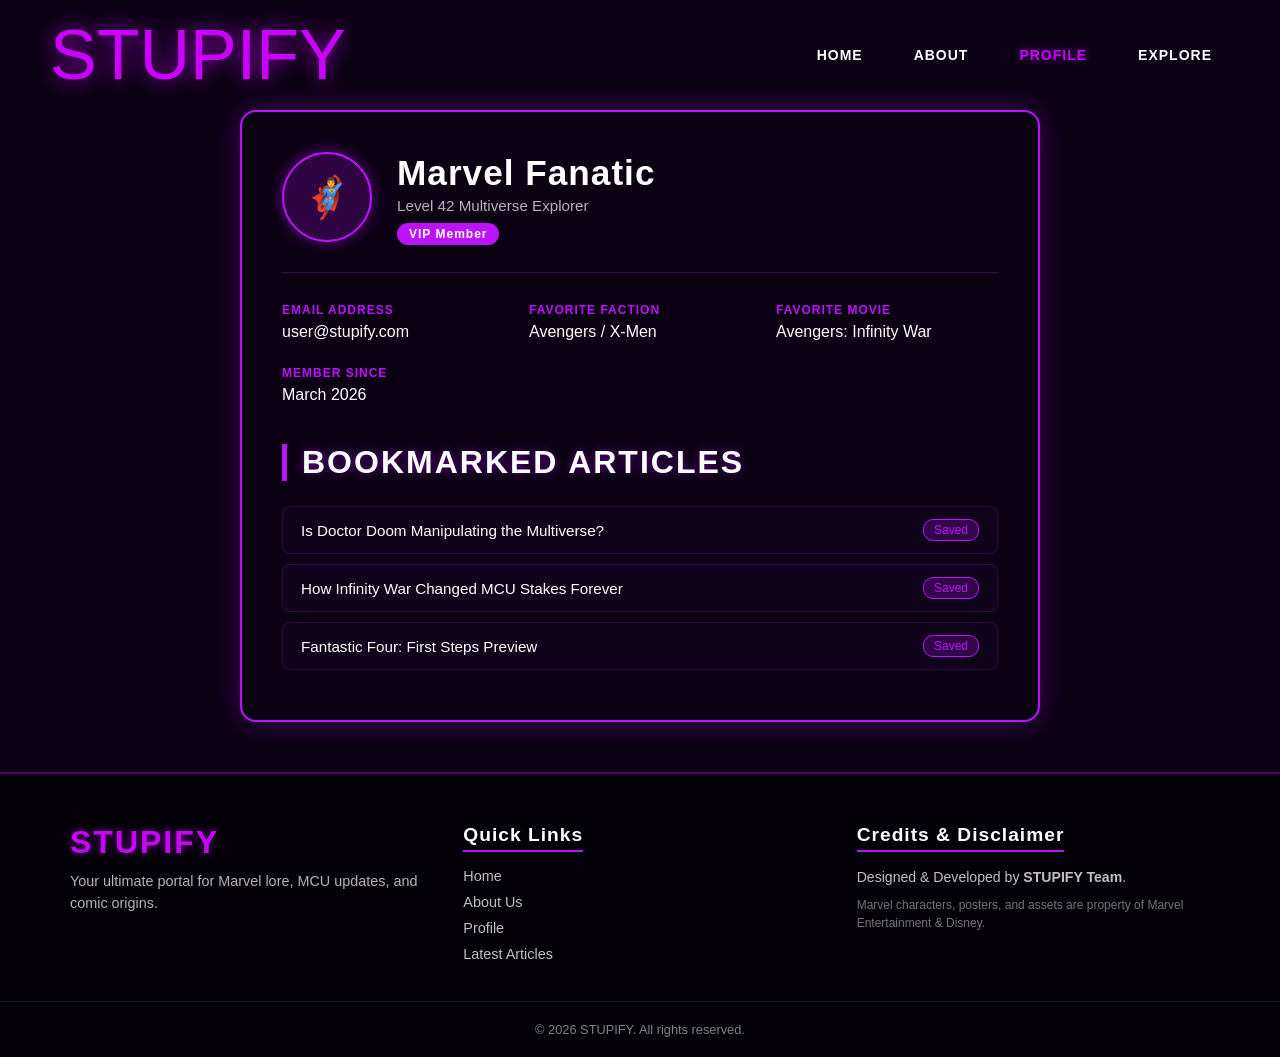
<file: profile.html>
<!DOCTYPE html>
<html lang="en">
<head>
    <meta charset="UTF-8">
    <meta name="viewport" content="width=device-width, initial-scale=1.0">
    <title>USER PROFILE - STUPIFY</title>
    <link rel="stylesheet" href="index.css">
    <link rel="stylesheet" href="profile.css">
</head>
<body>
    <div class="main">
        <!-- NAVBAR -->
        <header class="navbar">
            <a href="index.html" class="logo">STUPIFY</a>
            
            <button class="menu-toggle" id="menuToggle" aria-label="Toggle Navigation">
                ☰
            </button>

            <nav class="menu" id="navMenu">
                <ul>
                    <li><a href="index.html">HOME</a></li>
                    <li><a href="about.html">ABOUT</a></li>
                    <li><a href="profile.html" class="active">PROFILE</a></li>
                    <li><a href="index.html#latest">EXPLORE</a></li>
                </ul>
            </nav>
        </header>

        <!-- PROFILE CONTENT -->
        <main class="page-container">
            <div class="profile-card">
                <div class="profile-header">
                    <div class="profile-avatar">
                        <span class="avatar-icon">🦸‍♂️</span>
                    </div>
                    <div class="profile-info">
                        <h1 class="user-name">Marvel Fanatic</h1>
                        <p class="user-role">Level 42 Multiverse Explorer</p>
                        <span class="user-badge">VIP Member</span>
                    </div>
                </div>

                <div class="profile-details">
                    <div class="detail-group">
                        <label>Email Address</label>
                        <p>user@stupify.com</p>
                    </div>
                    <div class="detail-group">
                        <label>Favorite Faction</label>
                        <p>Avengers / X-Men</p>
                    </div>
                    <div class="detail-group">
                        <label>Favorite Movie</label>
                        <p>Avengers: Infinity War</p>
                    </div>
                    <div class="detail-group">
                        <label>Member Since</label>
                        <p>March 2026</p>
                    </div>
                </div>

                <!-- BOOKMARKS / SAVED ARTICLES -->
                <div class="saved-articles-section">
                    <h2 class="section-header">BOOKMARKED ARTICLES</h2>
                    <ul class="saved-list">
                        <li>
                            <a href="doomsday-theories.html">Is Doctor Doom Manipulating the Multiverse?</a>
                            <span class="read-tag">Saved</span>
                        </li>
                        <li>
                            <a href="infinity-war-retrospective.html">How Infinity War Changed MCU Stakes Forever</a>
                            <span class="read-tag">Saved</span>
                        </li>
                        <li>
                            <a href="fantastic-four-preview.html">Fantastic Four: First Steps Preview</a>
                            <span class="read-tag">Saved</span>
                        </li>
                    </ul>
                </div>
            </div>
        </main>

        <!-- FOOTER -->
        <footer class="footer">
            <div class="footer-container">
                <div class="footer-brand">
                    <h3 class="footer-logo">STUPIFY</h3>
                    <p class="footer-tagline">Your ultimate portal for Marvel lore, MCU updates, and comic origins.</p>
                </div>
                
                <div class="footer-links">
                    <h4>Quick Links</h4>
                    <ul>
                        <li><a href="index.html">Home</a></li>
                        <li><a href="about.html">About Us</a></li>
                        <li><a href="profile.html">Profile</a></li>
                        <li><a href="index.html#latest">Latest Articles</a></li>
                    </ul>
                </div>

                <div class="footer-credits">
                    <h4>Credits & Disclaimer</h4>
                    <p>Designed & Developed by <strong>STUPIFY Team</strong>.</p>
                    <p class="disclaimer">Marvel characters, posters, and assets are property of Marvel Entertainment & Disney.</p>
                </div>
            </div>

            <div class="footer-bottom">
                <p>© 2026 STUPIFY. All rights reserved.</p>
            </div>
        </footer>
    </div>

    <script>
        const menuToggle = document.getElementById('menuToggle');
        const navMenu = document.getElementById('navMenu');

        menuToggle.addEventListener('click', () => {
            navMenu.classList.toggle('active');
        });
    </script>
</body>
</html>
</file>
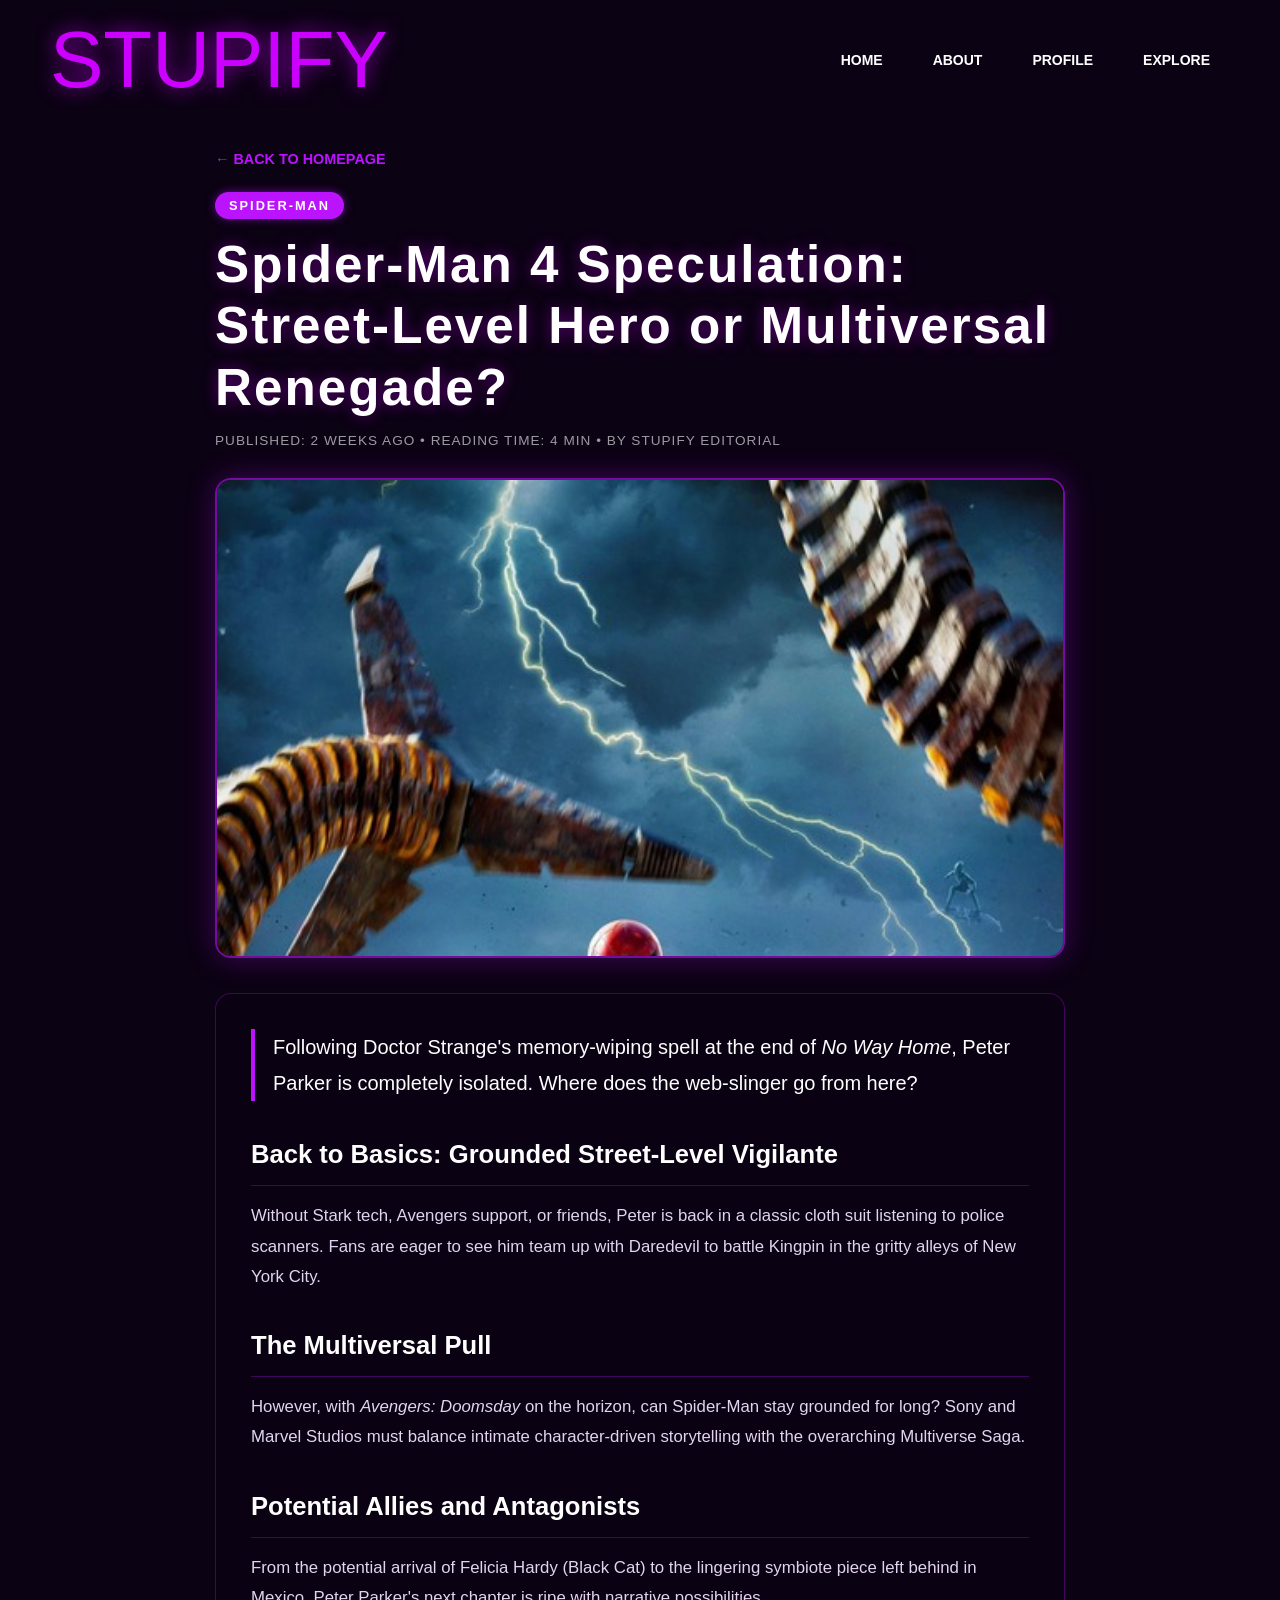
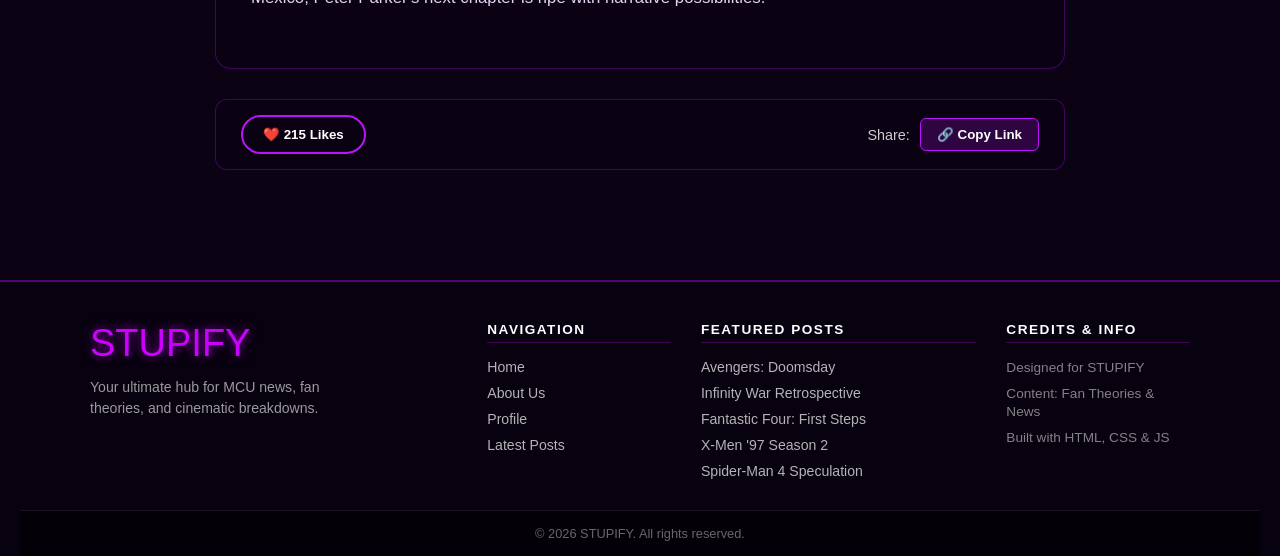
<file: spider-man-4-speculation.html>
<!DOCTYPE html>
<html lang="en">
<head>
    <meta charset="UTF-8">
    <meta name="viewport" content="width=device-width, initial-scale=1.0">
    <title>Spider-Man 4 Speculation | STUPIFY</title>
    <link rel="stylesheet" href="blog.css">
</head>
<body>
    <div class="main">
        <header class="navbar">
            <a href="index.html" class="logo">STUPIFY</a>
            <button class="menu-toggle" id="menuToggle" aria-label="Toggle Navigation">☰</button>
            <nav class="menu" id="navMenu">
                <ul>
                    <li><a href="index.html">HOME</a></li>
                    <li><a href="about.html">ABOUT</a></li>
                    <li><a href="profile.html">PROFILE</a></li>
                    <li><a href="index.html#latest">EXPLORE</a></li>
                </ul>
            </nav>
        </header>

        <main class="article-container">
            <a href="index.html#latest" class="back-link">← BACK TO HOMEPAGE</a>

            <header class="article-header">
                <span class="category-badge">SPIDER-MAN</span>
                <h1 class="article-title">Spider-Man 4 Speculation: Street-Level Hero or Multiversal Renegade?</h1>
                <div class="article-meta">
                    <span>Published: 2 Weeks Ago</span> • <span>Reading Time: 4 min</span> • <span>By Stupify Editorial</span>
                </div>
            </header>

            <div class="article-hero-image">
                <img src="hp/NWH2.jpg" alt="Spider-Man No Way Home Poster">
            </div>

            <article class="article-body">
                <p class="lead">
                    Following Doctor Strange's memory-wiping spell at the end of <em>No Way Home</em>, Peter Parker is completely isolated. Where does the web-slinger go from here?
                </p>

                <h2>Back to Basics: Grounded Street-Level Vigilante</h2>
                <p>
                    Without Stark tech, Avengers support, or friends, Peter is back in a classic cloth suit listening to police scanners. Fans are eager to see him team up with Daredevil to battle Kingpin in the gritty alleys of New York City.
                </p>

                <h2>The Multiversal Pull</h2>
                <p>
                    However, with <em>Avengers: Doomsday</em> on the horizon, can Spider-Man stay grounded for long? Sony and Marvel Studios must balance intimate character-driven storytelling with the overarching Multiverse Saga.
                </p>

                <h2>Potential Allies and Antagonists</h2>
                <p>
                    From the potential arrival of Felicia Hardy (Black Cat) to the lingering symbiote piece left behind in Mexico, Peter Parker's next chapter is ripe with narrative possibilities.
                </p>
            </article>

            <div class="article-actions">
                <button class="like-btn" id="likeBtn">❤️ <span id="likeCount">215</span> Likes</button>
                <div class="share-buttons">
                    <span>Share:</span>
                    <button class="share-btn" onclick="copyURL()">🔗 Copy Link</button>
                </div>
            </div>
        </main>

        <footer class="site-footer">
            <div class="footer-container">
                <div class="footer-brand">
                    <a href="index.html" class="footer-logo">STUPIFY</a>
                    <p class="footer-tagline">Your ultimate hub for MCU news, fan theories, and cinematic breakdowns.</p>
                </div>

                <div class="footer-column">
                    <h4>NAVIGATION</h4>
                    <ul>
                        <li><a href="index.html">Home</a></li>
                        <li><a href="about.html">About Us</a></li>
                        <li><a href="profile.html">Profile</a></li>
                        <li><a href="index.html#latest">Latest Posts</a></li>
                    </ul>
                </div>

                <div class="footer-column">
                    <h4>FEATURED POSTS</h4>
                    <ul>
                        <li><a href="doomsday-theories.html">Avengers: Doomsday</a></li>
                        <li><a href="infinity-war-retrospective.html">Infinity War Retrospective</a></li>
                        <li><a href="fantastic-four-preview.html">Fantastic Four: First Steps</a></li>
                        <li><a href="xmen97-season2.html">X-Men '97 Season 2</a></li>
                        <li><a href="spider-man-4-speculation.html">Spider-Man 4 Speculation</a></li>
                    </ul>
                </div>

                <div class="footer-column">
                    <h4>CREDITS & INFO</h4>
                    <ul>
                        <li><span>Designed for STUPIFY</span></li>
                        <li><span>Content: Fan Theories & News</span></li>
                        <li><span>Built with HTML, CSS & JS</span></li>
                    </ul>
                </div>
            </div>

            <div class="footer-bottom">
                <p>© 2026 STUPIFY. All rights reserved.</p>
            </div>
        </footer>
    </div>

    <script src="blog.js"></script>
</body>
</html>
</file>
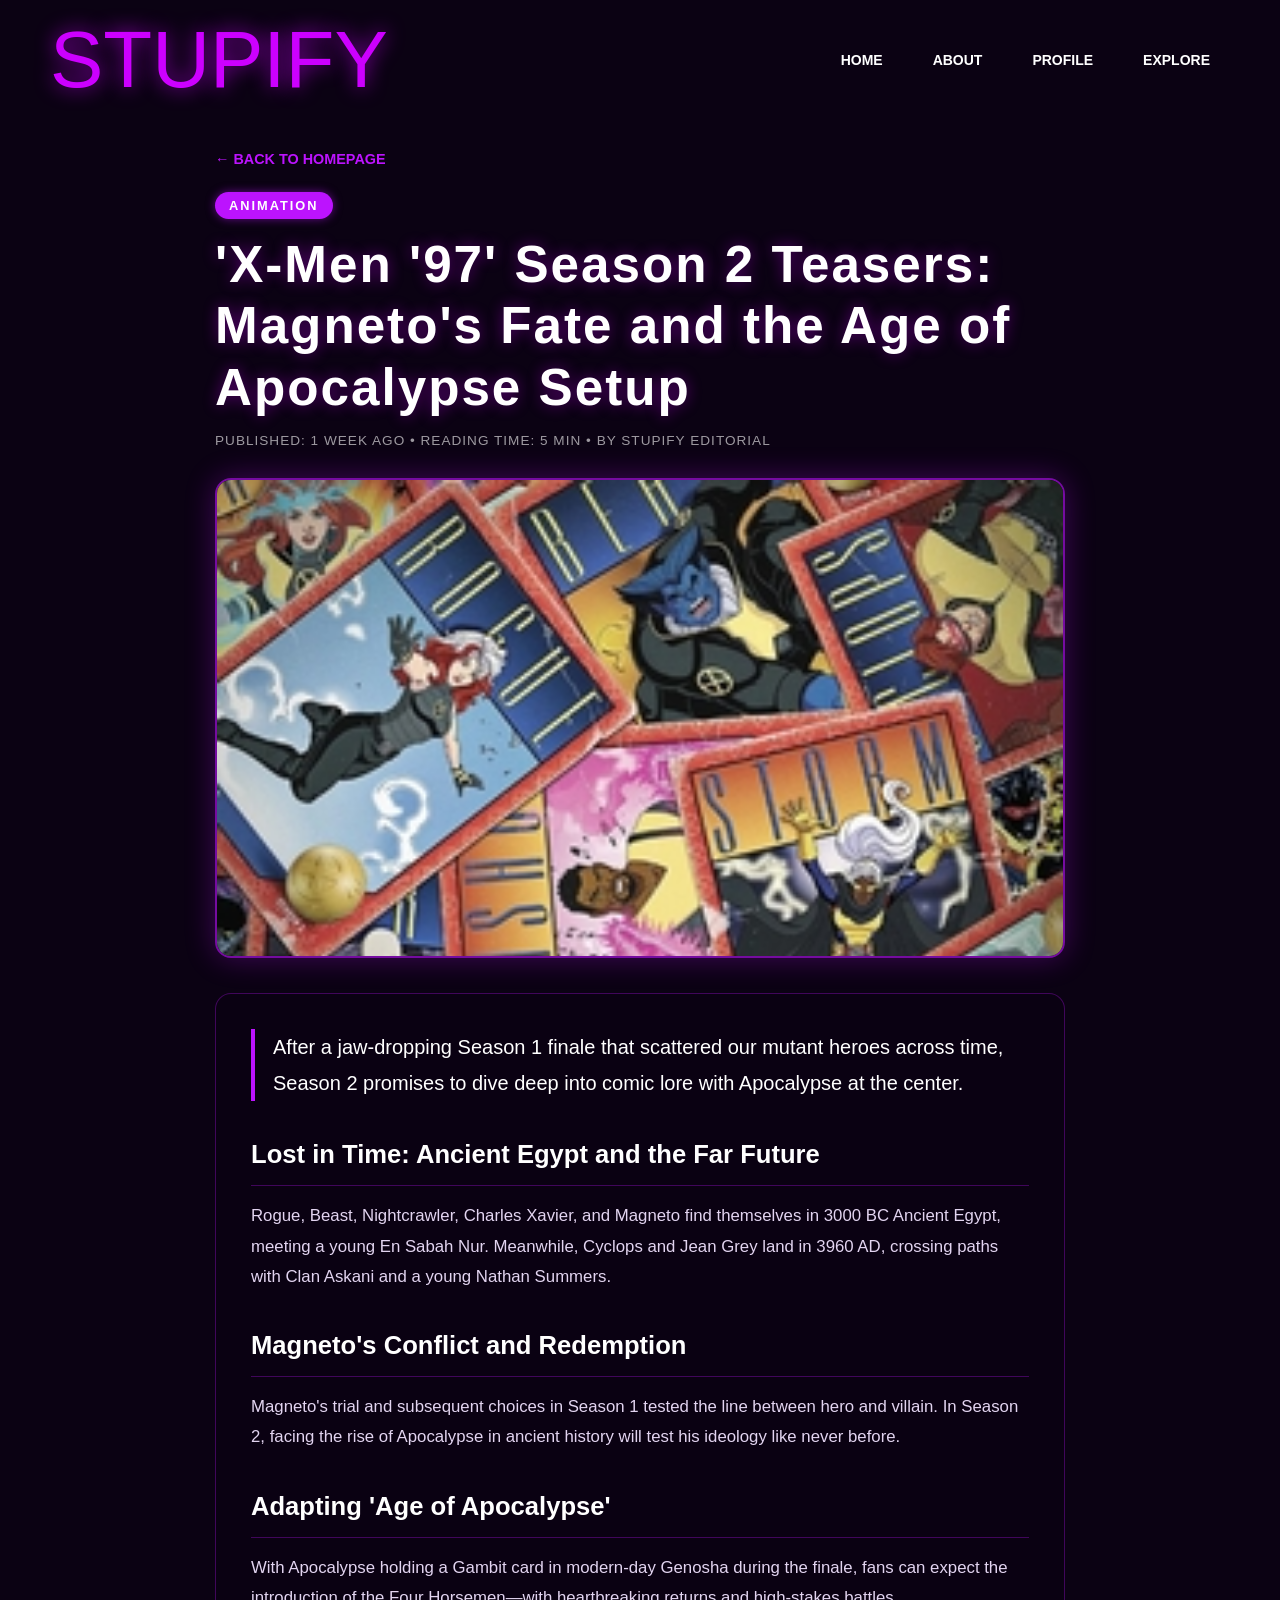
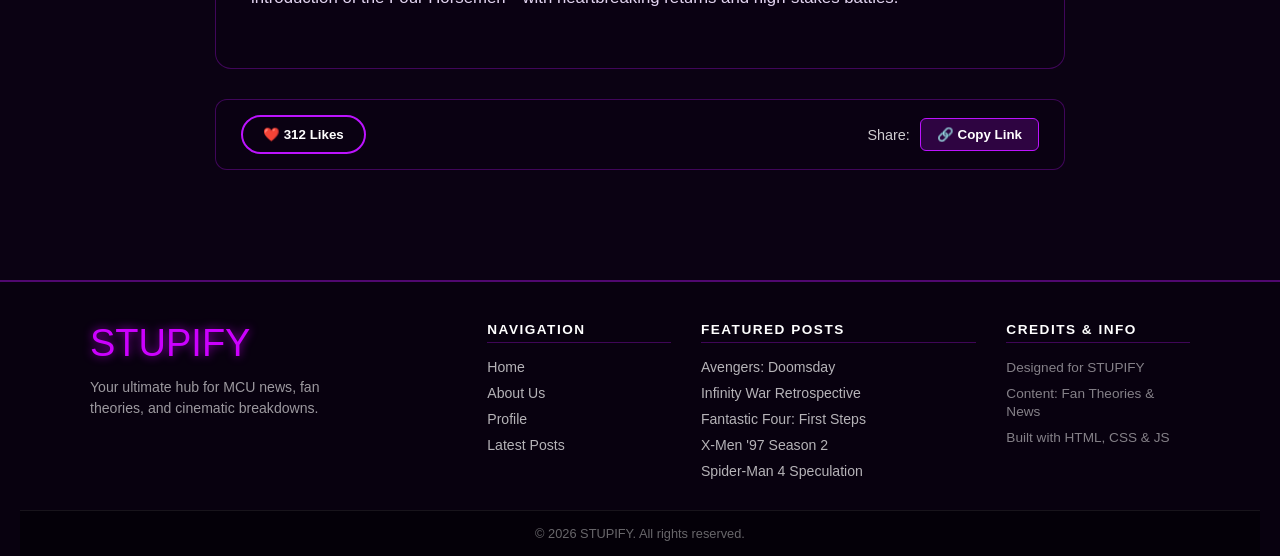
<file: xmen97-season2.html>
<!DOCTYPE html>
<html lang="en">
<head>
    <meta charset="UTF-8">
    <meta name="viewport" content="width=device-width, initial-scale=1.0">
    <title>'X-Men '97' Season 2 Teasers | STUPIFY</title>
    <link rel="stylesheet" href="blog.css">
</head>
<body>
    <div class="main">
        <header class="navbar">
            <a href="index.html" class="logo">STUPIFY</a>
            <button class="menu-toggle" id="menuToggle" aria-label="Toggle Navigation">☰</button>
            <nav class="menu" id="navMenu">
                <ul>
                    <li><a href="index.html">HOME</a></li>
                    <li><a href="about.html">ABOUT</a></li>
                    <li><a href="profile.html">PROFILE</a></li>
                    <li><a href="index.html#latest">EXPLORE</a></li>
                </ul>
            </nav>
        </header>

        <main class="article-container">
            <a href="index.html#latest" class="back-link">← BACK TO HOMEPAGE</a>

            <header class="article-header">
                <span class="category-badge">ANIMATION</span>
                <h1 class="article-title">'X-Men '97' Season 2 Teasers: Magneto's Fate and the Age of Apocalypse Setup</h1>
                <div class="article-meta">
                    <span>Published: 1 Week Ago</span> • <span>Reading Time: 5 min</span> • <span>By Stupify Editorial</span>
                </div>
            </header>

            <div class="article-hero-image">
                <img src="hp/XM97S2.jpg" alt="X-Men 97 Poster">
            </div>

            <article class="article-body">
                <p class="lead">
                    After a jaw-dropping Season 1 finale that scattered our mutant heroes across time, Season 2 promises to dive deep into comic lore with Apocalypse at the center.
                </p>

                <h2>Lost in Time: Ancient Egypt and the Far Future</h2>
                <p>
                    Rogue, Beast, Nightcrawler, Charles Xavier, and Magneto find themselves in 3000 BC Ancient Egypt, meeting a young En Sabah Nur. Meanwhile, Cyclops and Jean Grey land in 3960 AD, crossing paths with Clan Askani and a young Nathan Summers.
                </p>

                <h2>Magneto's Conflict and Redemption</h2>
                <p>
                    Magneto's trial and subsequent choices in Season 1 tested the line between hero and villain. In Season 2, facing the rise of Apocalypse in ancient history will test his ideology like never before.
                </p>

                <h2>Adapting 'Age of Apocalypse'</h2>
                <p>
                    With Apocalypse holding a Gambit card in modern-day Genosha during the finale, fans can expect the introduction of the Four Horsemen—with heartbreaking returns and high-stakes battles.
                </p>
            </article>

            <div class="article-actions">
                <button class="like-btn" id="likeBtn">❤️ <span id="likeCount">312</span> Likes</button>
                <div class="share-buttons">
                    <span>Share:</span>
                    <button class="share-btn" onclick="copyURL()">🔗 Copy Link</button>
                </div>
            </div>
        </main>

        <footer class="site-footer">
            <div class="footer-container">
                <div class="footer-brand">
                    <a href="index.html" class="footer-logo">STUPIFY</a>
                    <p class="footer-tagline">Your ultimate hub for MCU news, fan theories, and cinematic breakdowns.</p>
                </div>

                <div class="footer-column">
                    <h4>NAVIGATION</h4>
                    <ul>
                        <li><a href="index.html">Home</a></li>
                        <li><a href="about.html">About Us</a></li>
                        <li><a href="profile.html">Profile</a></li>
                        <li><a href="index.html#latest">Latest Posts</a></li>
                    </ul>
                </div>

                <div class="footer-column">
                    <h4>FEATURED POSTS</h4>
                    <ul>
                        <li><a href="doomsday-theories.html">Avengers: Doomsday</a></li>
                        <li><a href="infinity-war-retrospective.html">Infinity War Retrospective</a></li>
                        <li><a href="fantastic-four-preview.html">Fantastic Four: First Steps</a></li>
                        <li><a href="xmen97-season2.html">X-Men '97 Season 2</a></li>
                        <li><a href="spider-man-4-speculation.html">Spider-Man 4 Speculation</a></li>
                    </ul>
                </div>

                <div class="footer-column">
                    <h4>CREDITS & INFO</h4>
                    <ul>
                        <li><span>Designed for STUPIFY</span></li>
                        <li><span>Content: Fan Theories & News</span></li>
                        <li><span>Built with HTML, CSS & JS</span></li>
                    </ul>
                </div>
            </div>

            <div class="footer-bottom">
                <p>© 2026 STUPIFY. All rights reserved.</p>
            </div>
        </footer>
    </div>

    <script src="blog.js"></script>
</body>
</html>
</file>
<file: index.css>
/* Global Reset & Base Styles */
* {
    margin: 0;
    padding: 0;
    box-sizing: border-box;
}

html {
    scroll-behavior: smooth;
}

body {
    background: #0b0213;
    color: #ffffff;
    font-family: Arial, Helvetica, sans-serif;
    overflow-x: hidden;
}

.main {
    width: 100%;
    min-height: 100vh;
    background: linear-gradient(rgba(0, 0, 0, 0.6), rgba(0, 0, 0, 0.7)), 
                url('landingpagebg.jpg') no-repeat center center / cover attachment;
    display: flex;
    flex-direction: column;
}

/* Header & Navbar */
.navbar {
    width: 100%;
    min-height: 80px;
    display: flex;
    align-items: center;
    justify-content: space-between;
    padding: 20px 50px;
    position: relative;
    z-index: 1000;
}

.logo {
    color: #cc00ff;
    font-size: clamp(40px, 6vw, 70px);
    font-family: 'Impact', sans-serif;
    text-shadow: 0 0 20px rgba(204, 0, 255, 0.8);
    text-decoration: none;
    line-height: 1;
}

.menu ul {
    display: flex;
    list-style: none;
    gap: 15px;
}

.menu ul li a {
    text-decoration: none;
    color: #ffffff;
    font-weight: bold;
    font-size: 14px;
    letter-spacing: 1px;
    padding: 10px 18px;
    transition: all 0.3s ease;
}

.menu ul li a:hover,
.menu ul li a.active {
    color: #cc00ff;
    text-shadow: 0 0 10px rgba(204, 0, 255, 0.6);
}

.menu-toggle {
    display: none;
    background: transparent;
    border: none;
    color: #bc13fe;
    font-size: 32px;
    cursor: pointer;
}

/* Hero Content Layout */
.content-wrapper {
    display: flex;
    align-items: center;
    justify-content: space-between;
    max-width: 1200px;
    margin: 40px auto;
    padding: 0 30px;
    gap: 40px;
}

.content-left {
    flex: 1;
    max-width: 550px;
}

.title {
    font-family: 'Impact', sans-serif;
    font-size: clamp(3.5rem, 8vw, 6rem);
    color: #ffffff;
    letter-spacing: 3px;
    text-shadow: 0 0 25px rgba(204, 0, 255, 0.6);
    line-height: 1;
    margin-bottom: 20px;
}

.subtitle {
    font-size: 1.15rem;
    line-height: 1.6;
    color: rgba(255, 255, 255, 0.85);
    margin-bottom: 30px;
}

.button-container {
    display: flex;
    gap: 15px;
    flex-wrap: wrap;
}

.btn {
    display: inline-block;
    padding: 12px 28px;
    background: rgba(188, 19, 254, 0.2);
    border: 2px solid #bc13fe;
    color: #ffffff;
    text-decoration: none;
    font-weight: bold;
    font-size: 0.9rem;
    letter-spacing: 1px;
    border-radius: 30px;
    transition: all 0.3s ease;
}

.btn:hover {
    background: #bc13fe;
    box-shadow: 0 0 20px rgba(188, 19, 254, 0.8);
    transform: translateY(-2px);
}

/* Right Side Image Carousel */
.content-right {
    flex: 1;
    display: flex;
    justify-content: center;
}

.carousel-container {
    width: 320px;
    height: 460px;
    overflow: hidden;
    border-radius: 16px;
    border: 2px solid rgba(188, 19, 254, 0.6);
    box-shadow: 0 0 30px rgba(188, 19, 254, 0.4);
    position: relative;
}

.carousel-track {
    display: flex;
    width: 900%;
    height: 100%;
    animation: infiniteSlide 24s infinite linear;
}

.slide {
    width: 320px;
    height: 100%;
}

.slide img {
    width: 100%;
    height: 100%;
    object-fit: cover;
}

@keyframes infiniteSlide {
    0% { transform: translateX(0); }
    100% { transform: translateX(-2560px); }
}

/* Shared Section Headers */
.section-header {
    font-family: 'Impact', sans-serif;
    font-size: 2rem;
    letter-spacing: 2px;
    color: #ffffff;
    border-left: 5px solid #bc13fe;
    padding-left: 15px;
    margin-bottom: 25px;
    text-shadow: 0 0 10px rgba(188, 19, 254, 0.5);
}

/* Recommended / Featured Spotlight Card */
.featured-topic-wrapper {
    max-width: 1200px;
    margin: 50px auto 30px auto;
    padding: 0 30px;
    width: 100%;
}

.featured-topic-card {
    display: block;
    position: relative;
    background: linear-gradient(135deg, rgba(20, 5, 35, 0.9), rgba(11, 2, 19, 0.95));
    border: 2px solid #bc13fe;
    border-radius: 16px;
    padding: 35px;
    text-decoration: none;
    box-shadow: 0 0 25px rgba(188, 19, 254, 0.25);
    transition: all 0.3s ease;
    overflow: hidden;
}

.featured-topic-card:hover {
    transform: translateY(-4px);
    box-shadow: 0 0 35px rgba(188, 19, 254, 0.5);
    border-color: #cc00ff;
}

.featured-topic-badge {
    position: absolute;
    top: 20px;
    right: 25px;
    background: #bc13fe;
    color: #ffffff;
    font-size: 0.75rem;
    font-weight: bold;
    letter-spacing: 2px;
    padding: 6px 14px;
    border-radius: 20px;
}

.featured-category {
    color: #bc13fe;
    font-size: 0.85rem;
    font-weight: bold;
    letter-spacing: 1.5px;
    margin-bottom: 10px;
    display: block;
}

.featured-title {
    font-family: 'Impact', sans-serif;
    font-size: clamp(1.6rem, 3.5vw, 2.4rem);
    color: #ffffff;
    letter-spacing: 1px;
    margin-bottom: 12px;
}

.featured-description {
    color: rgba(255, 255, 255, 0.8);
    font-size: 1rem;
    line-height: 1.6;
    max-width: 800px;
    margin-bottom: 20px;
}

.featured-btn {
    color: #bc13fe;
    font-weight: bold;
    font-size: 0.95rem;
    letter-spacing: 1px;
    transition: color 0.3s ease;
}

.featured-topic-card:hover .featured-btn {
    color: #ffffff;
}

/* Latest Articles Grid Section */
.explore-wrapper {
    max-width: 1200px;
    margin: 40px auto 60px auto;
    padding: 0 30px;
    width: 100%;
}

.articles-list {
    display: grid;
    grid-template-columns: repeat(auto-fill, minmax(280px, 1fr));
    gap: 25px;
}

.article-card {
    background: rgba(11, 2, 19, 0.85);
    border: 1px solid rgba(188, 19, 254, 0.3);
    border-radius: 12px;
    overflow: hidden;
    text-decoration: none;
    transition: all 0.3s ease;
    display: flex;
    flex-direction: column;
}

.article-card:hover {
    transform: translateY(-5px);
    border-color: #bc13fe;
    box-shadow: 0 0 20px rgba(188, 19, 254, 0.4);
}

.article-thumb {
    width: 100%;
    height: 180px;
    overflow: hidden;
}

.article-thumb img {
    width: 100%;
    height: 100%;
    object-fit: cover;
    transition: transform 0.4s ease;
}

.article-card:hover .article-thumb img {
    transform: scale(1.06);
}

.article-info {
    padding: 20px;
    display: flex;
    flex-direction: column;
    flex: 1;
}

.category {
    font-size: 0.75rem;
    font-weight: bold;
    color: #bc13fe;
    letter-spacing: 1.5px;
    margin-bottom: 8px;
}

.article-headline {
    font-size: 1.05rem;
    line-height: 1.4;
    color: #ffffff;
    margin-bottom: 15px;
    font-weight: bold;
    flex: 1;
}

.post-time {
    font-size: 0.75rem;
    color: rgba(255, 255, 255, 0.5);
    letter-spacing: 1px;
}

/* Simple Footer */
/* Footer Styles */
.footer {
    background: #040008;
    border-top: 2px solid rgba(188, 19, 254, 0.4);
    padding: 50px 0 20px 0;
    margin-top: auto;
    width: 100%;
}

.footer-container {
    max-width: 1200px;
    margin: 0 auto;
    padding: 0 30px;
    display: grid;
    grid-template-columns: repeat(auto-fit, minmax(250px, 1fr));
    gap: 40px;
    margin-bottom: 30px;
}

.footer-logo {
    font-family: 'Impact', sans-serif;
    font-size: 2rem;
    color: #cc00ff;
    letter-spacing: 2px;
    margin-bottom: 10px;
    text-shadow: 0 0 10px rgba(204, 0, 255, 0.5);
}

.footer-tagline {
    font-size: 0.9rem;
    color: rgba(255, 255, 255, 0.7);
    line-height: 1.5;
}

.footer-links h4,
.footer-credits h4 {
    font-family: 'Impact', sans-serif;
    color: #ffffff;
    letter-spacing: 1px;
    font-size: 1.2rem;
    margin-bottom: 15px;
    border-bottom: 2px solid #bc13fe;
    display: inline-block;
    padding-bottom: 4px;
}

.footer-links ul {
    list-style: none;
    padding: 0;
}

.footer-links ul li {
    margin-bottom: 8px;
}

.footer-links ul li a {
    color: rgba(255, 255, 255, 0.75);
    text-decoration: none;
    font-size: 0.9rem;
    transition: color 0.3s ease;
}

.footer-links ul li a:hover {
    color: #bc13fe;
}

.footer-credits p {
    font-size: 0.88rem;
    color: rgba(255, 255, 255, 0.75);
    line-height: 1.5;
    margin-bottom: 8px;
}

.footer-credits .disclaimer {
    font-size: 0.75rem;
    color: rgba(255, 255, 255, 0.45);
}

.footer-bottom {
    text-align: center;
    border-top: 1px solid rgba(255, 255, 255, 0.1);
    padding-top: 20px;
}

.footer-bottom p {
    font-size: 0.8rem;
    color: rgba(255, 255, 255, 0.5);
}

/* Responsive Media Queries */
@media (max-width: 900px) {
    .content-wrapper {
        flex-direction: column;
        text-align: center;
    }

    .content-left {
        max-width: 100%;
    }

    .button-container {
        justify-content: center;
    }

    .carousel-container {
        width: 280px;
        height: 400px;
    }
}

@media (max-width: 768px) {
    .navbar {
        padding: 15px 25px;
    }

    .menu-toggle {
        display: block;
    }

    .menu {
        display: none;
        position: absolute;
        top: 100%;
        left: 0;
        width: 100%;
        background: rgba(11, 2, 19, 0.95);
        backdrop-filter: blur(10px);
        border-bottom: 2px solid rgba(188, 19, 254, 0.5);
        padding: 20px 0;
    }

    .menu.active {
        display: block;
    }

    .menu ul {
        flex-direction: column;
        align-items: center;
        gap: 15px;
    }

    .featured-topic-card {
        padding: 25px;
    }

    .featured-topic-badge {
        position: static;
        display: inline-block;
        margin-bottom: 12px;
    }
}
</file>
<file: about.css>
.page-container {
    max-width: 1100px;
    margin: 40px auto;
    padding: 0 30px;
    width: 100%;
}

.about-hero {
    text-align: center;
    margin-bottom: 50px;
}

.page-title {
    font-family: 'Impact', sans-serif;
    font-size: clamp(2.5rem, 6vw, 4.5rem);
    color: #ffffff;
    letter-spacing: 2px;
    text-shadow: 0 0 20px rgba(204, 0, 255, 0.6);
    margin-bottom: 20px;
}

.about-intro {
    font-size: 1.15rem;
    line-height: 1.8;
    color: rgba(255, 255, 255, 0.85);
    max-width: 800px;
    margin: 0 auto;
}

.about-grid {
    display: grid;
    grid-template-columns: repeat(auto-fit, minmax(300px, 1fr));
    gap: 30px;
    margin-bottom: 60px;
}

.about-card {
    background: rgba(11, 2, 19, 0.85);
    border: 2px solid #bc13fe;
    border-radius: 16px;
    padding: 30px;
    box-shadow: 0 0 20px rgba(188, 19, 254, 0.25);
}

.about-card h2 {
    font-family: 'Impact', sans-serif;
    color: #cc00ff;
    letter-spacing: 1px;
    margin-bottom: 15px;
}

.about-card p {
    line-height: 1.6;
    color: rgba(255, 255, 255, 0.8);
}

.features-list {
    display: grid;
    grid-template-columns: repeat(auto-fit, minmax(250px, 1fr));
    gap: 25px;
    margin-top: 25px;
}

.feature-item {
    background: rgba(20, 5, 35, 0.7);
    border: 1px solid rgba(188, 19, 254, 0.3);
    border-radius: 12px;
    padding: 25px;
    transition: transform 0.3s ease;
}

.feature-item:hover {
    transform: translateY(-5px);
    border-color: #bc13fe;
}

.feature-icon {
    font-size: 2rem;
    display: block;
    margin-bottom: 12px;
}

.feature-item h3 {
    font-size: 1.1rem;
    color: #ffffff;
    margin-bottom: 8px;
}

.feature-item p {
    font-size: 0.9rem;
    color: rgba(255, 255, 255, 0.7);
    line-height: 1.5;
}
</file>
<file: blog.css>
html {
    scroll-behavior: smooth;
}

* {
    margin: 0;
    padding: 0;
    box-sizing: border-box;
}

body {
    background: #0b0213;
    color: white;
    font-family: Arial, sans-serif;
    overflow-x: hidden;
}

.main {
    width: 100%;
    min-height: 100vh;
    background: linear-gradient(rgba(0, 0, 0, 0.5), rgba(0, 0, 0, 0.6)), 
                url('landingpagebg.jpg') no-repeat center center / cover attachment;
    display: flex;
    flex-direction: column;
}

/* Navbar */
.navbar {
    width: 100%;
    min-height: 80px;
    display: flex;
    align-items: center;
    justify-content: space-between;
    padding: 20px 50px;
    gap: 15px;
    background: transparent;
    z-index: 1000;
    position: relative;
}

.logo {
    color: #cc00ff;
    font-size: clamp(45px, 8vw, 80px);
    font-family: 'Impact', sans-serif;
    text-shadow: 0 0 20px rgba(204, 0, 255, 0.7);
    text-decoration: none;
    line-height: 1;
}

.menu ul {
    display: flex;
    list-style: none;
    gap: 10px;
    flex-wrap: wrap;
}

.menu ul li a {
    text-decoration: none;
    color: white;
    font-weight: bold;
    font-size: 14px;
    transition: 0.3s ease;
    padding: 10px 20px;
    display: inline-block;
    white-space: nowrap;
}

.menu ul li a:hover {
    color: #cc00ff;
}

.menu-toggle {
    display: none;
    background: transparent;
    border: none;
    color: #bc13fe;
    font-size: 32px;
    cursor: pointer;
    padding: 5px;
}

/* Article Container */
.article-container {
    max-width: 900px;
    margin: 30px auto 40px auto;
    padding: 0 25px;
    width: 100%;
    flex: 1;
}

.back-link {
    display: inline-block;
    color: #bc13fe;
    text-decoration: none;
    font-weight: bold;
    font-size: 0.9rem;
    margin-bottom: 25px;
    transition: color 0.3s ease, transform 0.3s ease;
}

.back-link:hover {
    color: #ffffff;
    transform: translateX(-5px);
}

.article-header {
    margin-bottom: 30px;
}

.category-badge {
    display: inline-block;
    background: #bc13fe;
    color: white;
    font-size: 0.8rem;
    font-weight: bold;
    letter-spacing: 2px;
    padding: 6px 14px;
    border-radius: 20px;
    text-transform: uppercase;
    margin-bottom: 15px;
    box-shadow: 0 0 10px rgba(188, 19, 254, 0.5);
}

.article-title {
    font-family: 'Impact', sans-serif;
    font-size: clamp(2rem, 4.5vw, 3.2rem);
    letter-spacing: 2px;
    line-height: 1.2;
    color: #ffffff;
    margin-bottom: 15px;
    text-shadow: 0 0 15px rgba(204, 0, 255, 0.4);
}

.article-meta {
    font-size: 0.85rem;
    color: rgba(255, 255, 255, 0.6);
    text-transform: uppercase;
    letter-spacing: 1px;
}

/* Hero Image */
.article-hero-image {
    width: 100%;
    max-height: 480px;
    border-radius: 16px;
    overflow: hidden;
    border: 2px solid rgba(188, 19, 254, 0.6);
    box-shadow: 0 0 30px rgba(188, 19, 254, 0.3);
    margin-bottom: 35px;
}

.article-hero-image img {
    width: 100%;
    height: 100%;
    object-fit: cover;
    display: block;
}

/* Article Body */
.article-body {
    background: rgba(11, 2, 19, 0.85);
    border: 1px solid rgba(188, 19, 254, 0.3);
    border-radius: 16px;
    padding: 35px;
    line-height: 1.8;
    font-size: 1.05rem;
    color: #e2d4f0;
    margin-bottom: 30px;
}

.article-body .lead {
    font-size: 1.25rem;
    font-weight: 500;
    color: #ffffff;
    border-left: 4px solid #bc13fe;
    padding-left: 18px;
    margin-bottom: 25px;
}

.article-body h2 {
    font-family: Arial, sans-serif;
    font-size: 1.6rem;
    color: #ffffff;
    margin: 30px 0 15px 0;
    border-bottom: 1px solid rgba(188, 19, 254, 0.3);
    padding-bottom: 8px;
}

.article-body p {
    margin-bottom: 20px;
}

.article-body blockquote {
    background: rgba(188, 19, 254, 0.15);
    border-left: 4px solid #cc00ff;
    padding: 15px 20px;
    margin: 25px 0;
    font-style: italic;
    color: #ffffff;
    border-radius: 0 8px 8px 0;
}

/* Article Actions */
.article-actions {
    display: flex;
    justify-content: space-between;
    align-items: center;
    background: rgba(11, 2, 19, 0.7);
    border: 1px solid rgba(188, 19, 254, 0.3);
    border-radius: 12px;
    padding: 15px 25px;
    margin-bottom: 20px;
    flex-wrap: wrap;
    gap: 15px;
}

.like-btn {
    background: transparent;
    border: 2px solid #bc13fe;
    color: white;
    padding: 10px 20px;
    font-weight: bold;
    border-radius: 20px;
    cursor: pointer;
    transition: all 0.3s ease;
}

.like-btn:hover, .like-btn.liked {
    background: #bc13fe;
    box-shadow: 0 0 15px #bc13fe;
}

.share-buttons {
    display: flex;
    align-items: center;
    gap: 10px;
    font-size: 0.9rem;
    color: rgba(255, 255, 255, 0.8);
}

.share-btn {
    background: rgba(188, 19, 254, 0.2);
    border: 1px solid #bc13fe;
    color: white;
    padding: 8px 16px;
    border-radius: 6px;
    cursor: pointer;
    font-weight: bold;
    transition: 0.3s;
}

.share-btn:hover {
    background: #bc13fe;
}

/* --- Fandom-Style Credit Footer --- */
.site-footer {
    background: #08010f;
    border-top: 2px solid rgba(188, 19, 254, 0.4);
    margin-top: 50px;
    padding: 40px 20px 0 20px;
}

.footer-container {
    max-width: 1100px;
    margin: 0 auto;
    display: grid;
    grid-template-columns: 2fr 1fr 1.5fr 1fr;
    gap: 30px;
    padding-bottom: 30px;
}

.footer-brand .footer-logo {
    color: #cc00ff;
    font-size: 38px;
    font-family: 'Impact', sans-serif;
    text-shadow: 0 0 10px rgba(204, 0, 255, 0.7);
    text-decoration: none;
    display: inline-block;
    margin-bottom: 12px;
}

.footer-tagline {
    font-size: 0.88rem;
    color: rgba(255, 255, 255, 0.6);
    line-height: 1.5;
    max-width: 280px;
}

.footer-column h4 {
    color: #ffffff;
    font-size: 0.85rem;
    font-weight: bold;
    letter-spacing: 1.5px;
    text-transform: uppercase;
    margin-bottom: 15px;
    border-bottom: 1px solid rgba(188, 19, 254, 0.3);
    padding-bottom: 5px;
}

.footer-column ul {
    list-style: none;
    display: flex;
    flex-direction: column;
    gap: 8px;
}

.footer-column ul li a {
    color: rgba(255, 255, 255, 0.7);
    text-decoration: none;
    font-size: 0.88rem;
    transition: color 0.2s ease;
}

.footer-column ul li a:hover {
    color: #bc13fe;
}

.footer-column ul li span {
    color: rgba(255, 255, 255, 0.5);
    font-size: 0.85rem;
}

.footer-bottom {
    border-top: 1px solid rgba(255, 255, 255, 0.08);
    background: #040008;
    padding: 15px 0;
    text-align: center;
}

.footer-bottom p {
    font-size: 0.8rem;
    color: rgba(255, 255, 255, 0.4);
}

/* Responsive Rules */
@media (max-width: 900px) {
    .footer-container {
        grid-template-columns: 1fr 1fr;
        gap: 25px;
    }
}

@media (max-width: 768px) {
    .navbar { padding: 15px 25px; }
    .menu-toggle { display: block; }
    .menu {
        display: none;
        position: absolute;
        top: 100%;
        left: 0;
        width: 100%;
        background: rgba(11, 2, 19, 0.95);
        backdrop-filter: blur(10px);
        border-bottom: 2px solid rgba(188, 19, 254, 0.5);
        padding: 20px 0;
        z-index: 999;
    }
    .menu.active { display: block; }
    .menu ul { flex-direction: column; align-items: center; gap: 15px; }
    .article-body { padding: 22px; }
    .article-actions { flex-direction: column; align-items: stretch; text-align: center; }
    .share-buttons { justify-content: center; }
}

@media (max-width: 500px) {
    .footer-container {
        grid-template-columns: 1fr;
    }
}
</file>
<file: profile.css>
.profile-card {
    background: rgba(11, 2, 19, 0.85);
    border: 2px solid #bc13fe;
    border-radius: 16px;
    padding: 40px;
    box-shadow: 0 0 30px rgba(188, 19, 254, 0.3);
    max-width: 800px;
    margin: 0 auto 50px auto;
}

.profile-header {
    display: flex;
    align-items: center;
    gap: 25px;
    border-bottom: 1px solid rgba(188, 19, 254, 0.3);
    padding-bottom: 30px;
    margin-bottom: 30px;
}

.profile-avatar {
    width: 90px;
    height: 90px;
    border-radius: 50%;
    background: rgba(188, 19, 254, 0.2);
    border: 2px solid #bc13fe;
    display: flex;
    align-items: center;
    justify-content: center;
    box-shadow: 0 0 15px rgba(188, 19, 254, 0.5);
}

.avatar-icon {
    font-size: 2.5rem;
}

.user-name {
    font-family: 'Impact', sans-serif;
    font-size: 2.2rem;
    letter-spacing: 1px;
    color: #ffffff;
}

.user-role {
    color: rgba(255, 255, 255, 0.7);
    font-size: 0.95rem;
    margin: 4px 0 10px 0;
}

.user-badge {
    background: #bc13fe;
    color: #ffffff;
    font-size: 0.75rem;
    font-weight: bold;
    padding: 4px 12px;
    border-radius: 12px;
    letter-spacing: 1px;
}

.profile-details {
    display: grid;
    grid-template-columns: repeat(auto-fit, minmax(200px, 1fr));
    gap: 25px;
    margin-bottom: 40px;
}

.detail-group label {
    font-size: 0.75rem;
    color: #bc13fe;
    font-weight: bold;
    letter-spacing: 1px;
    text-transform: uppercase;
    display: block;
    margin-bottom: 6px;
}

.detail-group p {
    font-size: 1rem;
    color: #ffffff;
    font-weight: 500;
}

.saved-articles-section {
    margin-top: 30px;
}

.saved-list {
    list-style: none;
    padding: 0;
    margin-top: 15px;
}

.saved-list li {
    display: flex;
    justify-content: space-between;
    align-items: center;
    background: rgba(20, 5, 35, 0.6);
    border: 1px solid rgba(188, 19, 254, 0.2);
    padding: 12px 18px;
    border-radius: 8px;
    margin-bottom: 10px;
    transition: all 0.3s ease;
}

.saved-list li:hover {
    border-color: #bc13fe;
    transform: translateX(5px);
}

.saved-list li a {
    color: #ffffff;
    text-decoration: none;
    font-weight: 500;
    font-size: 0.95rem;
}

.saved-list li a:hover {
    color: #cc00ff;
}

.read-tag {
    font-size: 0.75rem;
    background: rgba(188, 19, 254, 0.2);
    color: #bc13fe;
    padding: 3px 10px;
    border-radius: 10px;
    border: 1px solid #bc13fe;
}
</file>
